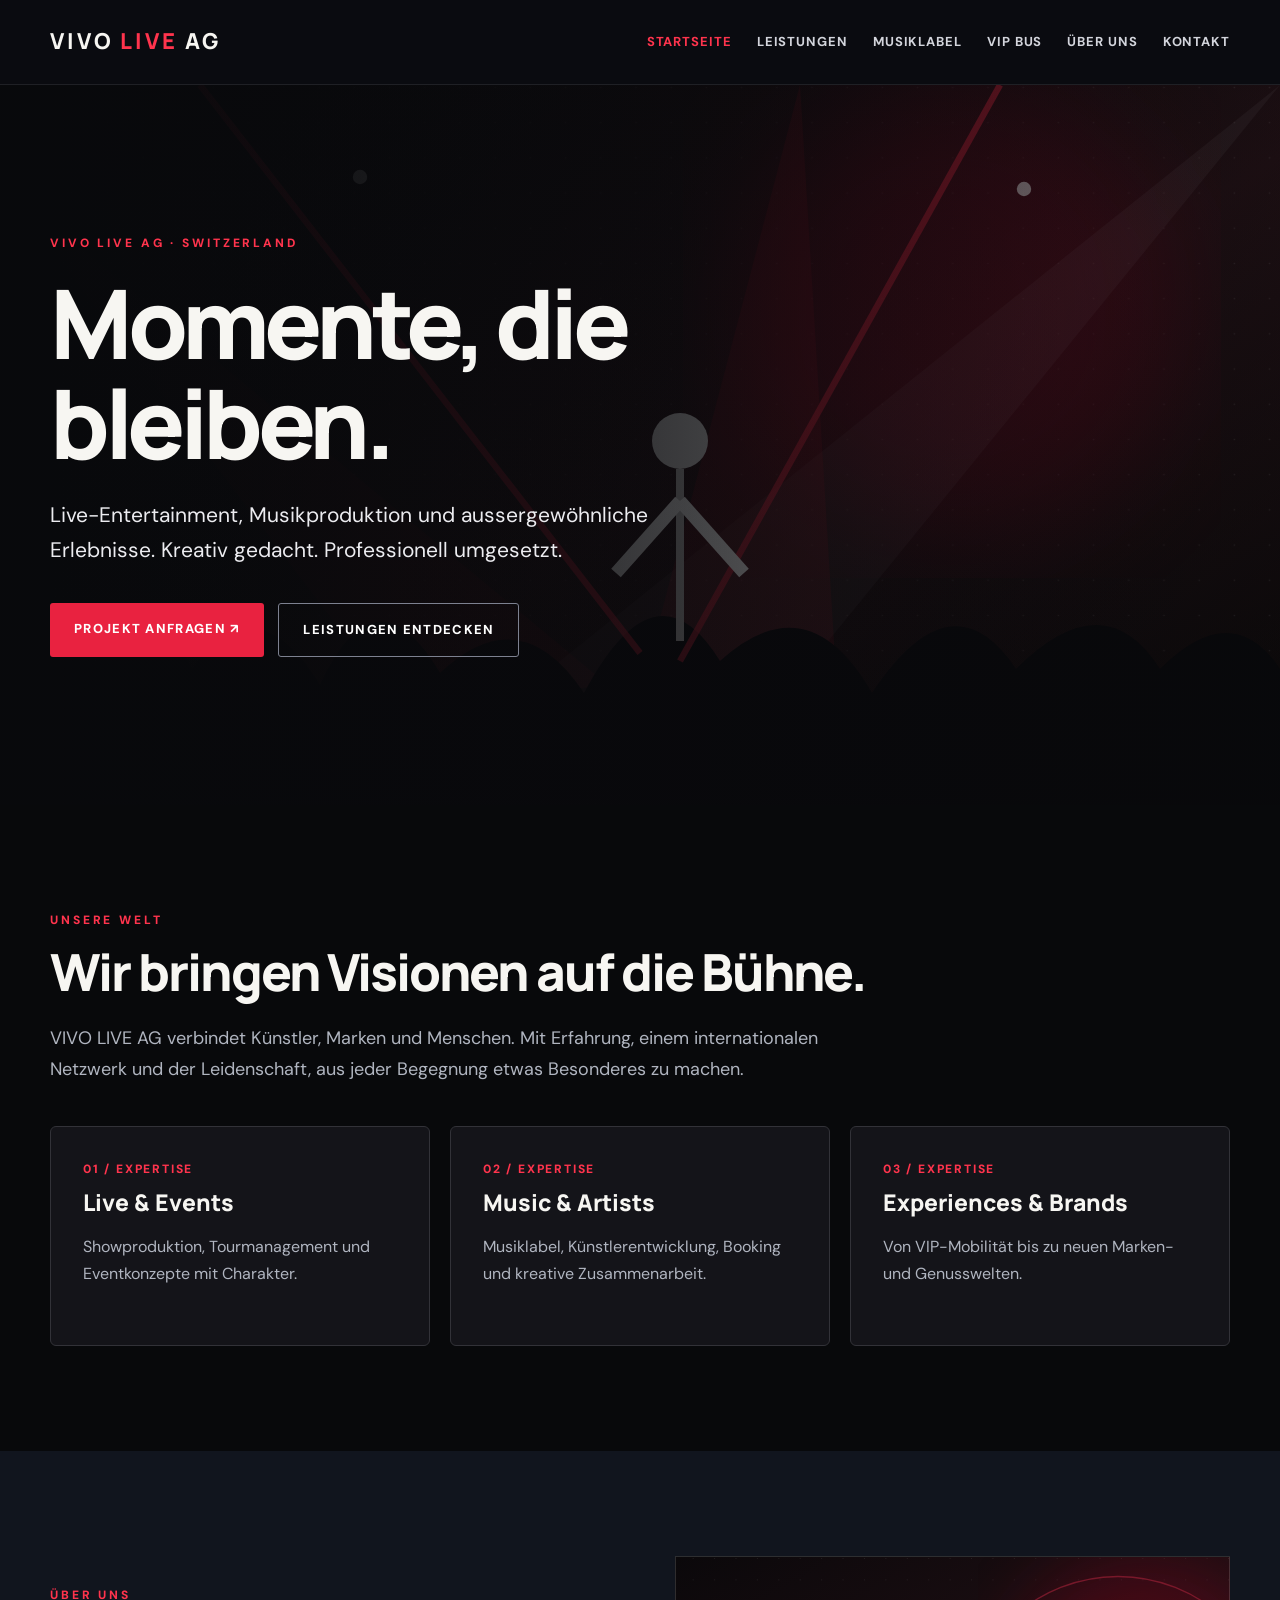
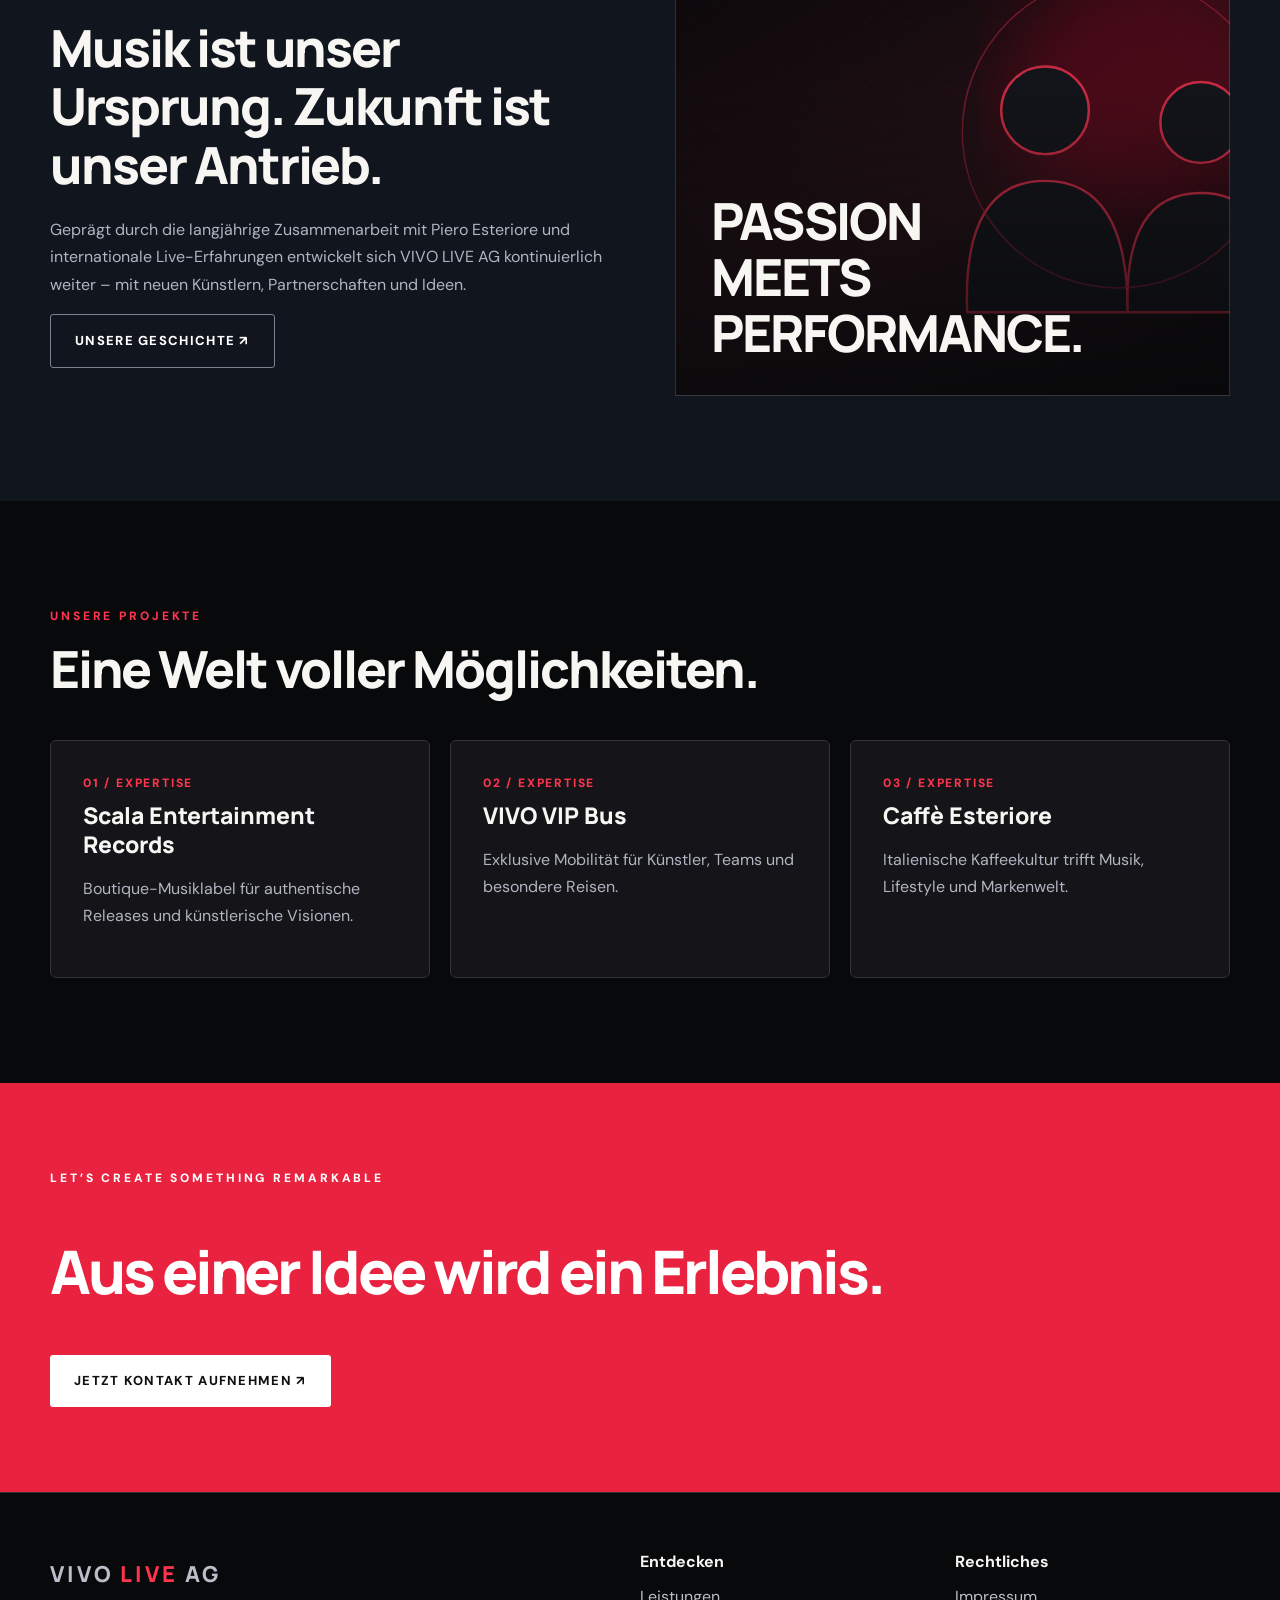
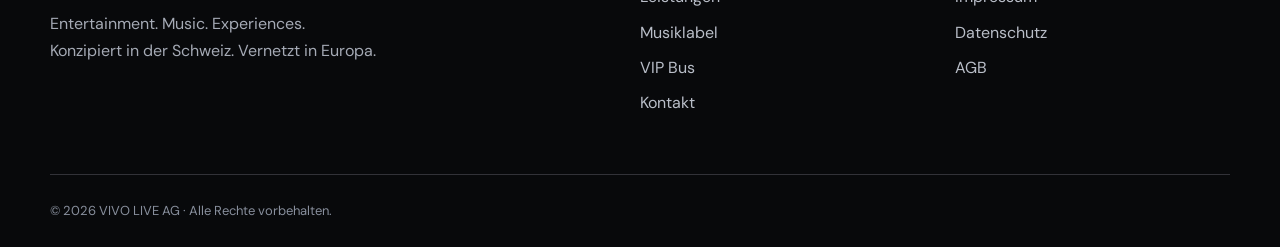
<file: index.html>
<!doctype html><html lang="de-CH"><head><meta charset="utf-8"><meta name="viewport" content="width=device-width,initial-scale=1"><meta name="theme-color" content="#0b0d12"><meta name="description" content="Live-Entertainment, Musikproduktion und aussergewöhnliche Erlebnisse. Kreativ gedacht. Professionell umgesetzt."><title>Momente, die bleiben. | VIVO LIVE AG</title><link rel="stylesheet" href="style.css"><script src="script.js" defer></script></head><body><header><div class="wrap nav"><a class="logo" href="index.html">VIVO<span> LIVE</span> AG</a><button class="menu" aria-label="Menü öffnen" aria-expanded="false">☰ Menü</button><nav aria-label="Hauptnavigation"><a href="index.html" class="active">Startseite</a><a href="leistungen.html" class="">Leistungen</a><a href="scala-entertainment-records.html" class="">Musiklabel</a><a href="vip-bus.html" class="">VIP Bus</a><a href="ueber-uns.html" class="">Über uns</a><a href="kontakt.html" class="">Kontakt</a></nav></div></header><main><section class="hero"><div class="wrap"><div class="eyebrow">VIVO LIVE AG · SWITZERLAND</div><h1>Momente, die bleiben.</h1><p>Live-Entertainment, Musikproduktion und aussergewöhnliche Erlebnisse. Kreativ gedacht. Professionell umgesetzt.</p><div class="actions"><a class="btn" href="kontakt.html">Projekt anfragen ↗</a><a class="btn outline" href="leistungen.html">Leistungen entdecken</a></div></div></section><section class="section"><div class="wrap"><div class="eyebrow">UNSERE WELT</div><h2>Wir bringen Visionen auf die Bühne.</h2><p class="lead">VIVO LIVE AG verbindet Künstler, Marken und Menschen. Mit Erfahrung, einem internationalen Netzwerk und der Leidenschaft, aus jeder Begegnung etwas Besonderes zu machen.</p><div class="grid"><article class="card"><div class="num">01 / EXPERTISE</div><h3>Live & Events</h3><p>Showproduktion, Tourmanagement und Eventkonzepte mit Charakter.</p></article><article class="card"><div class="num">02 / EXPERTISE</div><h3>Music & Artists</h3><p>Musiklabel, Künstlerentwicklung, Booking und kreative Zusammenarbeit.</p></article><article class="card"><div class="num">03 / EXPERTISE</div><h3>Experiences & Brands</h3><p>Von VIP-Mobilität bis zu neuen Marken- und Genusswelten.</p></article></div></div></section><section class="section alt"><div class="wrap split"><div><div class="eyebrow">ÜBER UNS</div><h2>Musik ist unser Ursprung. Zukunft ist unser Antrieb.</h2><p>Geprägt durch die langjährige Zusammenarbeit mit Piero Esteriore und internationale Live-Erfahrungen entwickelt sich VIVO LIVE AG kontinuierlich weiter – mit neuen Künstlern, Partnerschaften und Ideen.</p><a class="btn outline" href="ueber-uns.html">Unsere Geschichte ↗</a></div><div class="visual" style="background-image:linear-gradient(0deg,#08090bdc,transparent 70%),url(&quot;bilder/team.svg&quot;)"><strong>PASSION<br>MEETS<br>PERFORMANCE.</strong></div></div></section><section class="section"><div class="wrap"><div class="eyebrow">UNSERE PROJEKTE</div><h2>Eine Welt voller Möglichkeiten.</h2><div class="grid"><article class="card"><div class="num">01 / EXPERTISE</div><h3>Scala Entertainment Records</h3><p>Boutique-Musiklabel für authentische Releases und künstlerische Visionen.</p></article><article class="card"><div class="num">02 / EXPERTISE</div><h3>VIVO VIP Bus</h3><p>Exklusive Mobilität für Künstler, Teams und besondere Reisen.</p></article><article class="card"><div class="num">03 / EXPERTISE</div><h3>Caffè Esteriore</h3><p>Italienische Kaffeekultur trifft Musik, Lifestyle und Markenwelt.</p></article></div></div></section><section class="cta"><div class="wrap"><div class="eyebrow" style="color:#3c3328">LET’S CREATE SOMETHING REMARKABLE</div><h2>Aus einer Idee wird ein Erlebnis.</h2><a class="btn" href="kontakt.html">Jetzt Kontakt aufnehmen ↗</a></div></section></main><footer><div class="wrap"><div class="footgrid"><div><a class="logo" href="index.html">VIVO<span> LIVE</span> AG</a><p>Entertainment. Music. Experiences.<br>Konzipiert in der Schweiz. Vernetzt in Europa.</p></div><div><strong>Entdecken</strong><a href="leistungen.html">Leistungen</a><a href="scala-entertainment-records.html">Musiklabel</a><a href="vip-bus.html">VIP Bus</a><a href="kontakt.html">Kontakt</a></div><div><strong>Rechtliches</strong><a href="impressum.html">Impressum</a><a href="datenschutz.html">Datenschutz</a><a href="agb.html">AGB</a></div></div><div class="bottom">© 2026 VIVO LIVE AG · Alle Rechte vorbehalten.</div></div></footer></body></html>
</file>
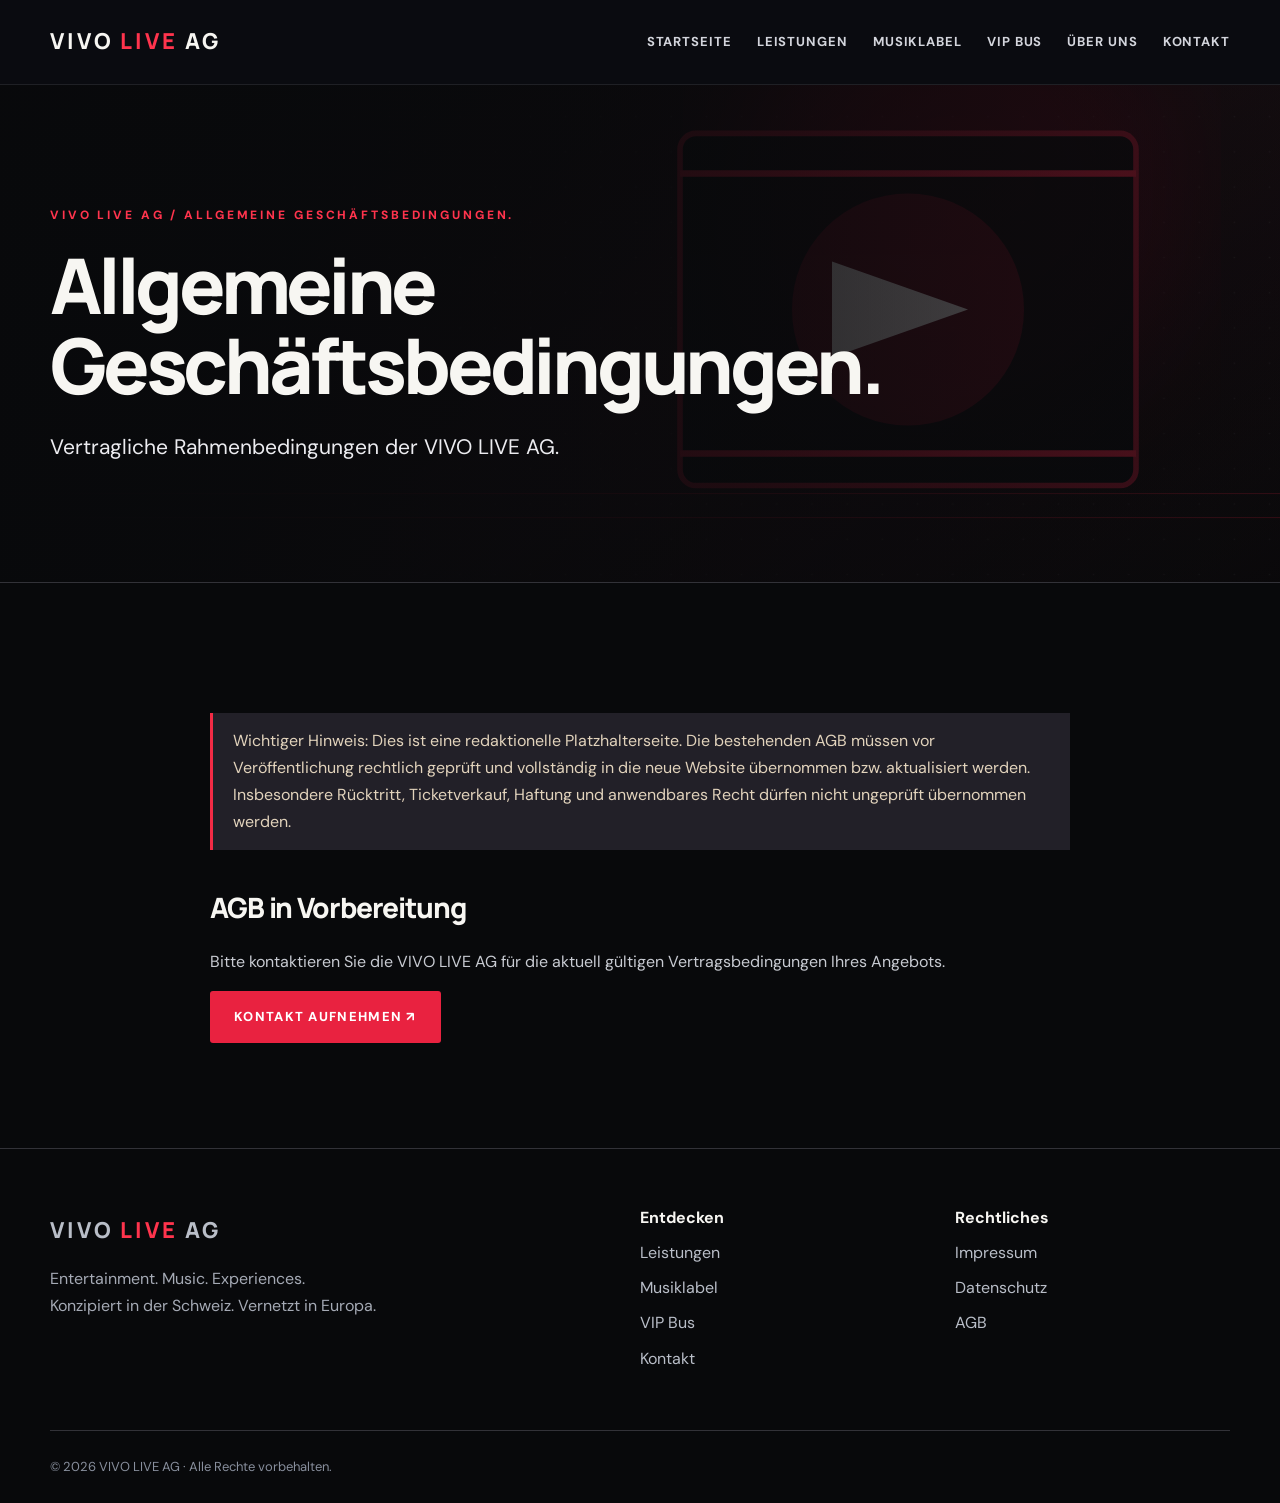
<file: agb.html>
<!doctype html><html lang="de-CH"><head><meta charset="utf-8"><meta name="viewport" content="width=device-width,initial-scale=1"><meta name="theme-color" content="#0b0d12"><meta name="description" content="Vertragliche Rahmenbedingungen der VIVO LIVE AG."><title>Allgemeine Geschäftsbedingungen. | VIVO LIVE AG</title><link rel="stylesheet" href="style.css"><script src="script.js" defer></script></head><body><header><div class="wrap nav"><a class="logo" href="index.html">VIVO<span> LIVE</span> AG</a><button class="menu" aria-label="Menü öffnen" aria-expanded="false">☰ Menü</button><nav aria-label="Hauptnavigation"><a href="index.html" class="">Startseite</a><a href="leistungen.html" class="">Leistungen</a><a href="scala-entertainment-records.html" class="">Musiklabel</a><a href="vip-bus.html" class="">VIP Bus</a><a href="ueber-uns.html" class="">Über uns</a><a href="kontakt.html" class="">Kontakt</a></nav></div></header><main><section class="pagehero" style="background-image:linear-gradient(90deg,#09090ced,#09090c65),url(&quot;bilder/event.svg&quot;)"><div class="wrap"><div class="eyebrow">VIVO LIVE AG / Allgemeine Geschäftsbedingungen.</div><h1>Allgemeine Geschäftsbedingungen.</h1><p>Vertragliche Rahmenbedingungen der VIVO LIVE AG.</p></div></section><section class="section"><div class="wrap content"><div class="notice">Wichtiger Hinweis: Dies ist eine redaktionelle Platzhalterseite. Die bestehenden AGB müssen vor Veröffentlichung rechtlich geprüft und vollständig in die neue Website übernommen bzw. aktualisiert werden. Insbesondere Rücktritt, Ticketverkauf, Haftung und anwendbares Recht dürfen nicht ungeprüft übernommen werden.</div><h2>AGB in Vorbereitung</h2><p>Bitte kontaktieren Sie die VIVO LIVE AG für die aktuell gültigen Vertragsbedingungen Ihres Angebots.</p><a class="btn" href="kontakt.html">Kontakt aufnehmen ↗</a></div></section></main><footer><div class="wrap"><div class="footgrid"><div><a class="logo" href="index.html">VIVO<span> LIVE</span> AG</a><p>Entertainment. Music. Experiences.<br>Konzipiert in der Schweiz. Vernetzt in Europa.</p></div><div><strong>Entdecken</strong><a href="leistungen.html">Leistungen</a><a href="scala-entertainment-records.html">Musiklabel</a><a href="vip-bus.html">VIP Bus</a><a href="kontakt.html">Kontakt</a></div><div><strong>Rechtliches</strong><a href="impressum.html">Impressum</a><a href="datenschutz.html">Datenschutz</a><a href="agb.html">AGB</a></div></div><div class="bottom">© 2026 VIVO LIVE AG · Alle Rechte vorbehalten.</div></div></footer></body></html>
</file>
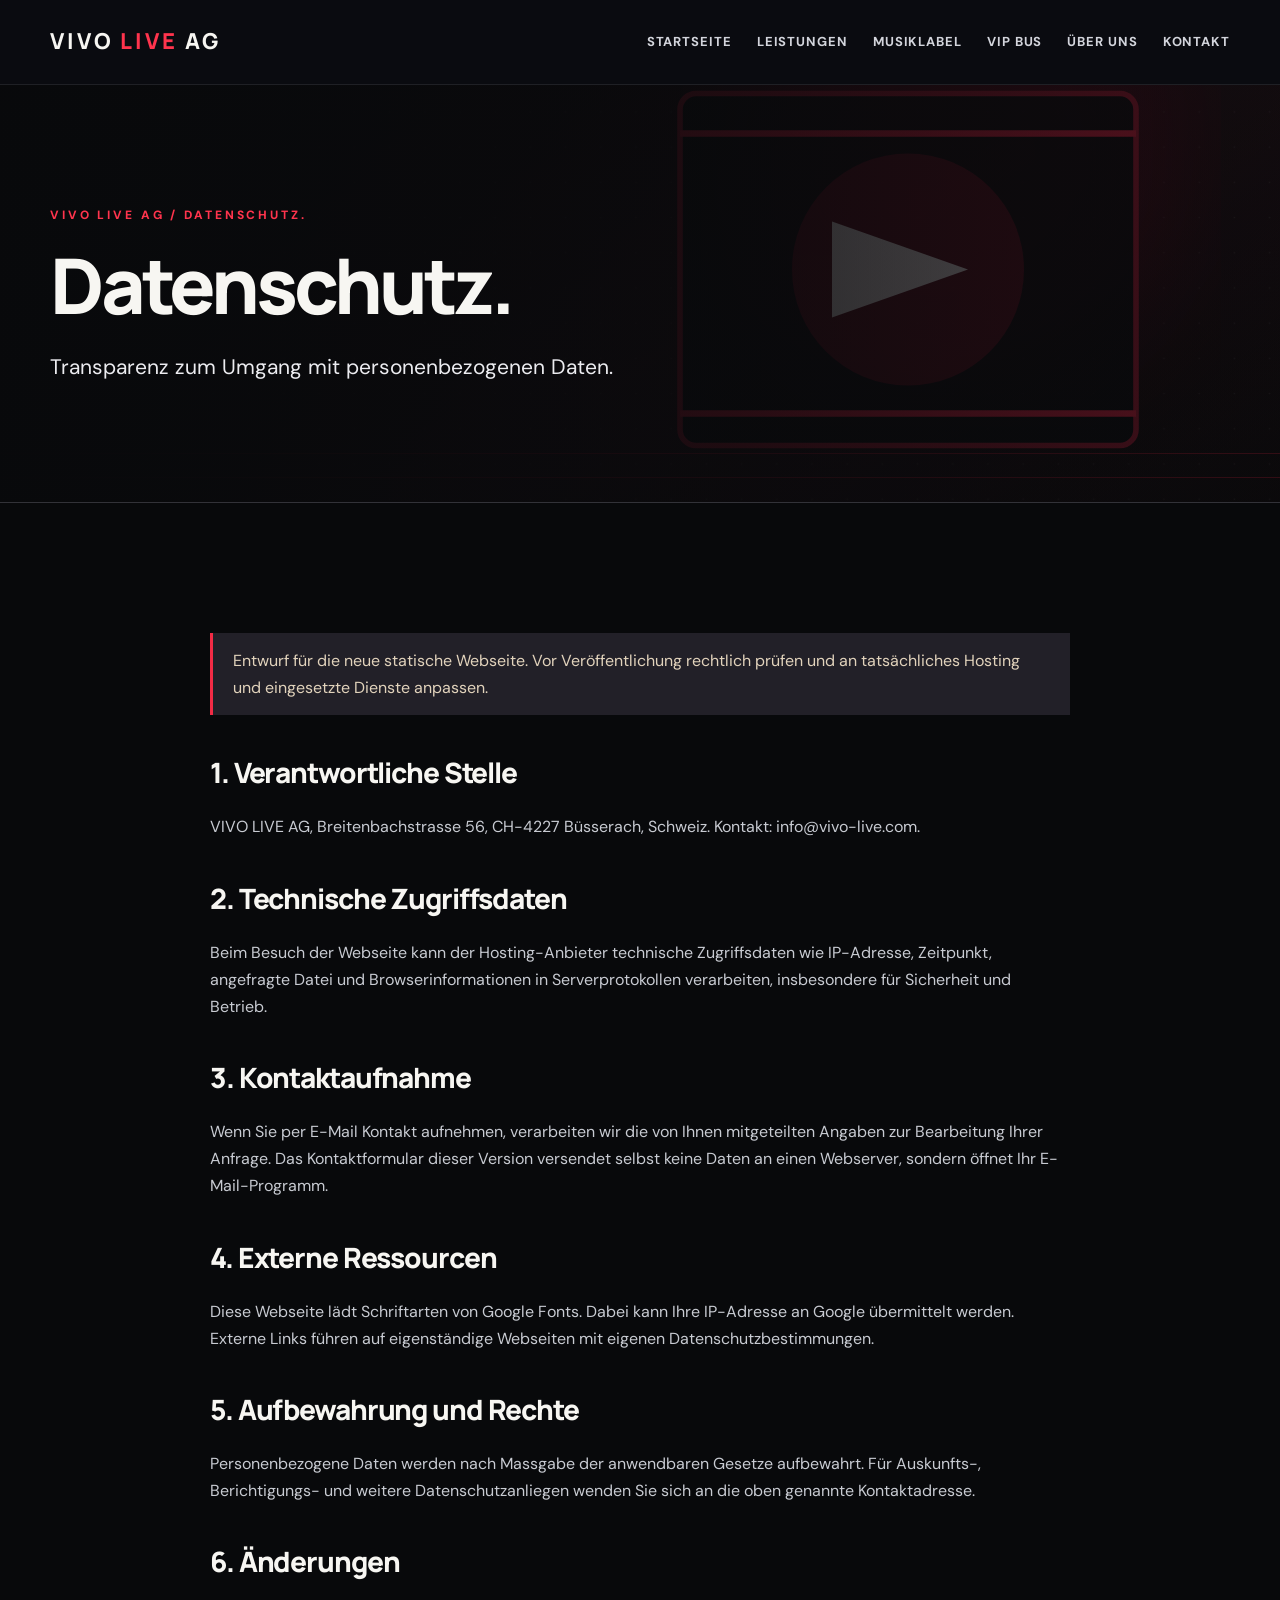
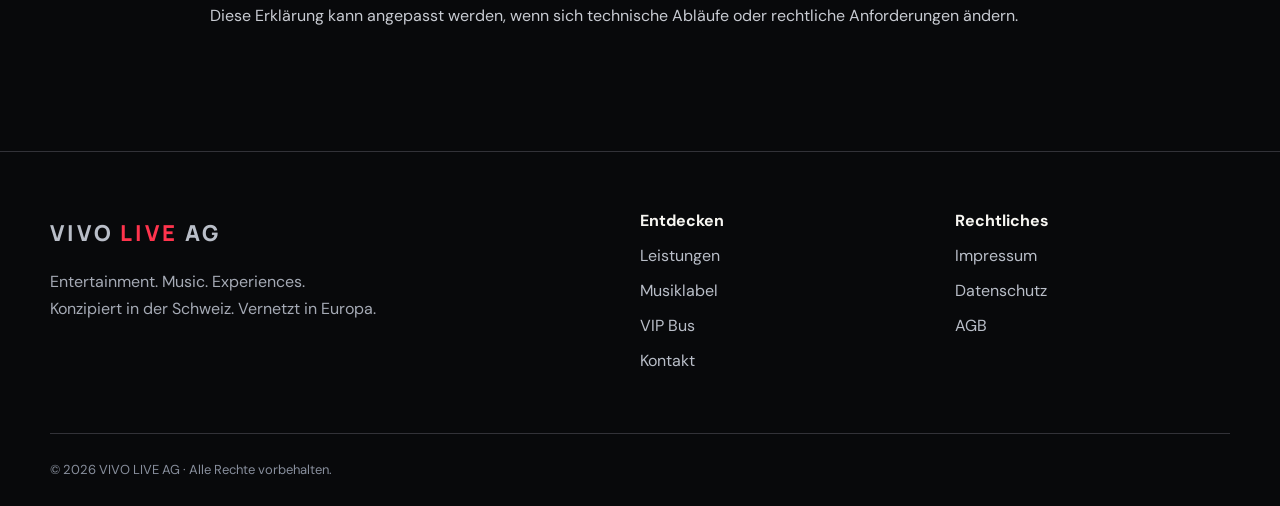
<file: datenschutz.html>
<!doctype html><html lang="de-CH"><head><meta charset="utf-8"><meta name="viewport" content="width=device-width,initial-scale=1"><meta name="theme-color" content="#0b0d12"><meta name="description" content="Transparenz zum Umgang mit personenbezogenen Daten."><title>Datenschutz. | VIVO LIVE AG</title><link rel="stylesheet" href="style.css"><script src="script.js" defer></script></head><body><header><div class="wrap nav"><a class="logo" href="index.html">VIVO<span> LIVE</span> AG</a><button class="menu" aria-label="Menü öffnen" aria-expanded="false">☰ Menü</button><nav aria-label="Hauptnavigation"><a href="index.html" class="">Startseite</a><a href="leistungen.html" class="">Leistungen</a><a href="scala-entertainment-records.html" class="">Musiklabel</a><a href="vip-bus.html" class="">VIP Bus</a><a href="ueber-uns.html" class="">Über uns</a><a href="kontakt.html" class="">Kontakt</a></nav></div></header><main><section class="pagehero" style="background-image:linear-gradient(90deg,#09090ced,#09090c65),url(&quot;bilder/event.svg&quot;)"><div class="wrap"><div class="eyebrow">VIVO LIVE AG / Datenschutz.</div><h1>Datenschutz.</h1><p>Transparenz zum Umgang mit personenbezogenen Daten.</p></div></section><section class="section"><div class="wrap content"><div class="notice">Entwurf für die neue statische Webseite. Vor Veröffentlichung rechtlich prüfen und an tatsächliches Hosting und eingesetzte Dienste anpassen.</div><h2>1. Verantwortliche Stelle</h2><p>VIVO LIVE AG, Breitenbachstrasse 56, CH-4227 Büsserach, Schweiz. Kontakt: info@vivo-live.com.</p><h2>2. Technische Zugriffsdaten</h2><p>Beim Besuch der Webseite kann der Hosting-Anbieter technische Zugriffsdaten wie IP-Adresse, Zeitpunkt, angefragte Datei und Browserinformationen in Serverprotokollen verarbeiten, insbesondere für Sicherheit und Betrieb.</p><h2>3. Kontaktaufnahme</h2><p>Wenn Sie per E-Mail Kontakt aufnehmen, verarbeiten wir die von Ihnen mitgeteilten Angaben zur Bearbeitung Ihrer Anfrage. Das Kontaktformular dieser Version versendet selbst keine Daten an einen Webserver, sondern öffnet Ihr E-Mail-Programm.</p><h2>4. Externe Ressourcen</h2><p>Diese Webseite lädt Schriftarten von Google Fonts. Dabei kann Ihre IP-Adresse an Google übermittelt werden. Externe Links führen auf eigenständige Webseiten mit eigenen Datenschutzbestimmungen.</p><h2>5. Aufbewahrung und Rechte</h2><p>Personenbezogene Daten werden nach Massgabe der anwendbaren Gesetze aufbewahrt. Für Auskunfts-, Berichtigungs- und weitere Datenschutzanliegen wenden Sie sich an die oben genannte Kontaktadresse.</p><h2>6. Änderungen</h2><p>Diese Erklärung kann angepasst werden, wenn sich technische Abläufe oder rechtliche Anforderungen ändern.</p></div></section></main><footer><div class="wrap"><div class="footgrid"><div><a class="logo" href="index.html">VIVO<span> LIVE</span> AG</a><p>Entertainment. Music. Experiences.<br>Konzipiert in der Schweiz. Vernetzt in Europa.</p></div><div><strong>Entdecken</strong><a href="leistungen.html">Leistungen</a><a href="scala-entertainment-records.html">Musiklabel</a><a href="vip-bus.html">VIP Bus</a><a href="kontakt.html">Kontakt</a></div><div><strong>Rechtliches</strong><a href="impressum.html">Impressum</a><a href="datenschutz.html">Datenschutz</a><a href="agb.html">AGB</a></div></div><div class="bottom">© 2026 VIVO LIVE AG · Alle Rechte vorbehalten.</div></div></footer></body></html>
</file>
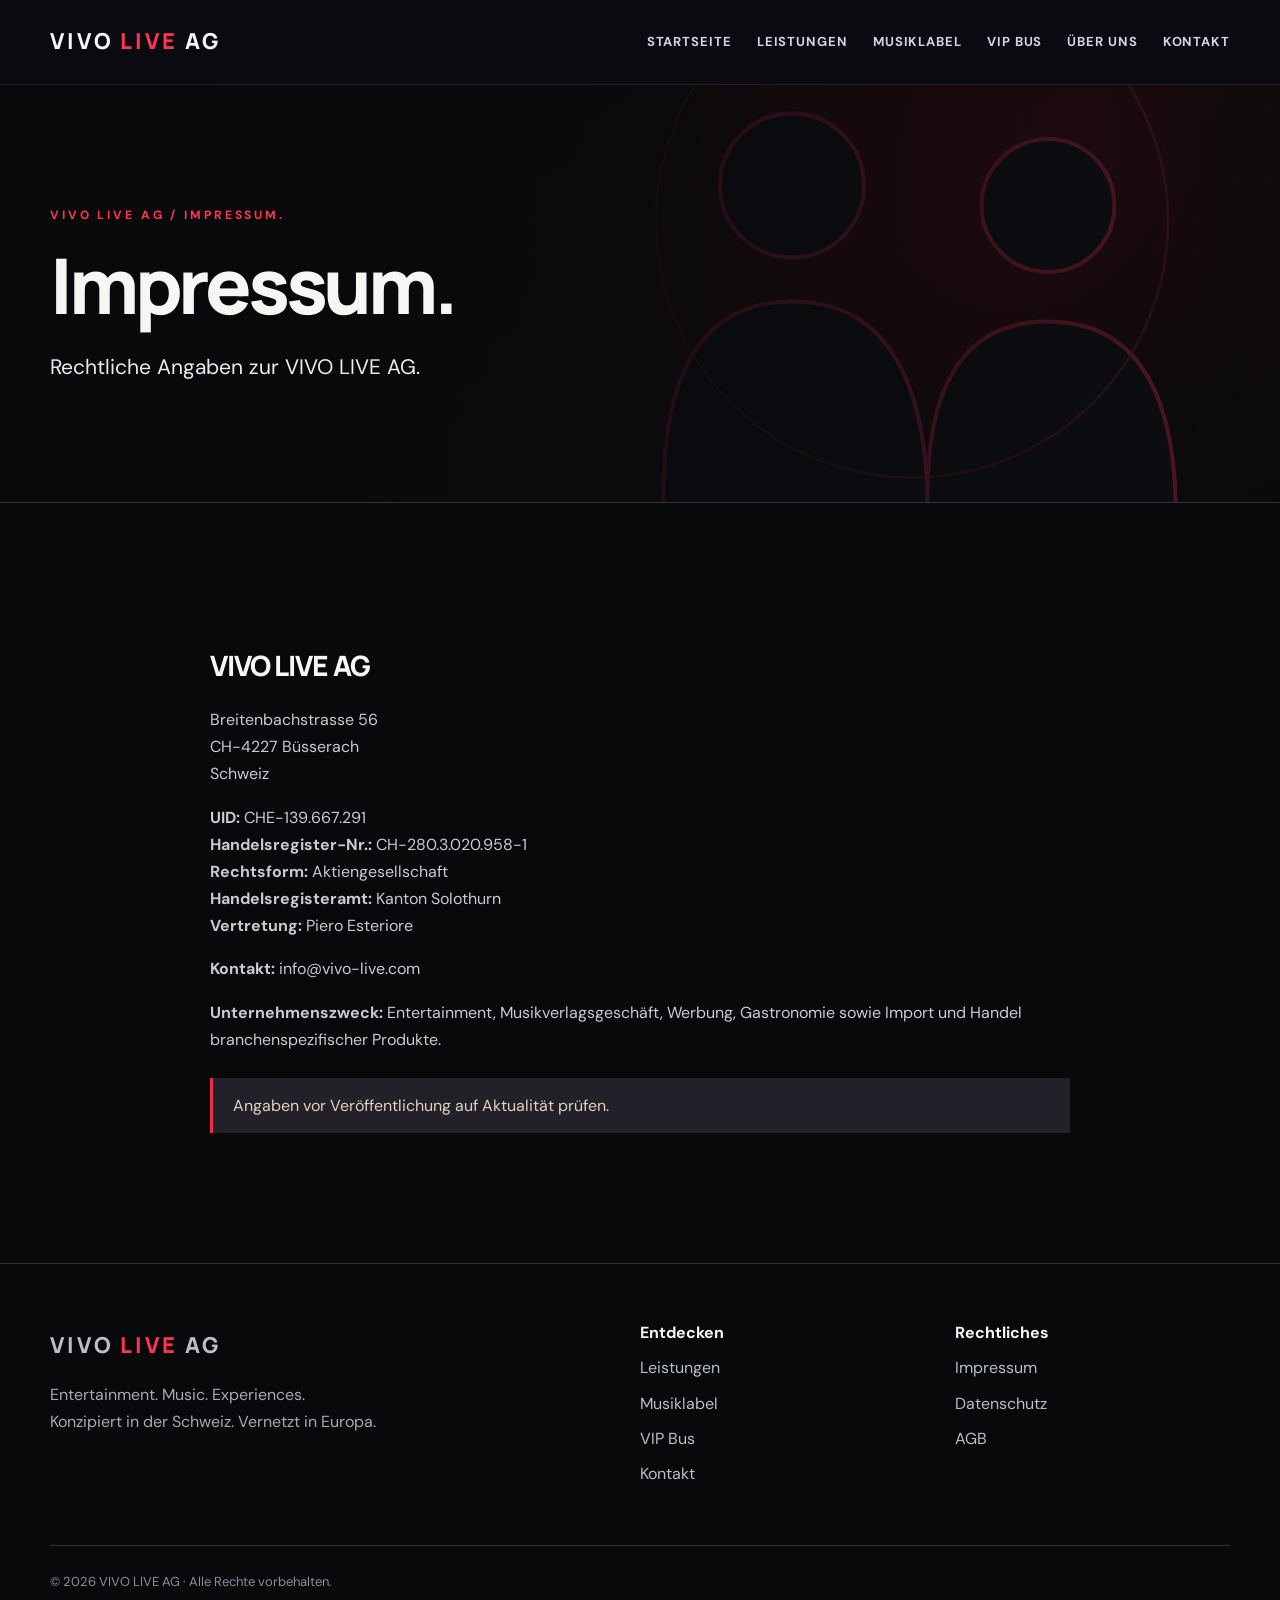
<file: impressum.html>
<!doctype html><html lang="de-CH"><head><meta charset="utf-8"><meta name="viewport" content="width=device-width,initial-scale=1"><meta name="theme-color" content="#0b0d12"><meta name="description" content="Rechtliche Angaben zur VIVO LIVE AG."><title>Impressum. | VIVO LIVE AG</title><link rel="stylesheet" href="style.css"><script src="script.js" defer></script></head><body><header><div class="wrap nav"><a class="logo" href="index.html">VIVO<span> LIVE</span> AG</a><button class="menu" aria-label="Menü öffnen" aria-expanded="false">☰ Menü</button><nav aria-label="Hauptnavigation"><a href="index.html" class="">Startseite</a><a href="leistungen.html" class="">Leistungen</a><a href="scala-entertainment-records.html" class="">Musiklabel</a><a href="vip-bus.html" class="">VIP Bus</a><a href="ueber-uns.html" class="">Über uns</a><a href="kontakt.html" class="">Kontakt</a></nav></div></header><main><section class="pagehero" style="background-image:linear-gradient(90deg,#09090ced,#09090c65),url(&quot;bilder/team.svg&quot;)"><div class="wrap"><div class="eyebrow">VIVO LIVE AG / Impressum.</div><h1>Impressum.</h1><p>Rechtliche Angaben zur VIVO LIVE AG.</p></div></section><section class="section"><div class="wrap content"><h2>VIVO LIVE AG</h2><p>Breitenbachstrasse 56<br>CH-4227 Büsserach<br>Schweiz</p><p><strong>UID:</strong> CHE-139.667.291<br><strong>Handelsregister-Nr.:</strong> CH-280.3.020.958-1<br><strong>Rechtsform:</strong> Aktiengesellschaft<br><strong>Handelsregisteramt:</strong> Kanton Solothurn<br><strong>Vertretung:</strong> Piero Esteriore</p><p><strong>Kontakt:</strong> <a href="mailto:info@vivo-live.com">info@vivo-live.com</a></p><p><strong>Unternehmenszweck:</strong> Entertainment, Musikverlagsgeschäft, Werbung, Gastronomie sowie Import und Handel branchenspezifischer Produkte.</p><div class="notice">Angaben vor Veröffentlichung auf Aktualität prüfen.</div></div></section></main><footer><div class="wrap"><div class="footgrid"><div><a class="logo" href="index.html">VIVO<span> LIVE</span> AG</a><p>Entertainment. Music. Experiences.<br>Konzipiert in der Schweiz. Vernetzt in Europa.</p></div><div><strong>Entdecken</strong><a href="leistungen.html">Leistungen</a><a href="scala-entertainment-records.html">Musiklabel</a><a href="vip-bus.html">VIP Bus</a><a href="kontakt.html">Kontakt</a></div><div><strong>Rechtliches</strong><a href="impressum.html">Impressum</a><a href="datenschutz.html">Datenschutz</a><a href="agb.html">AGB</a></div></div><div class="bottom">© 2026 VIVO LIVE AG · Alle Rechte vorbehalten.</div></div></footer></body></html>
</file>
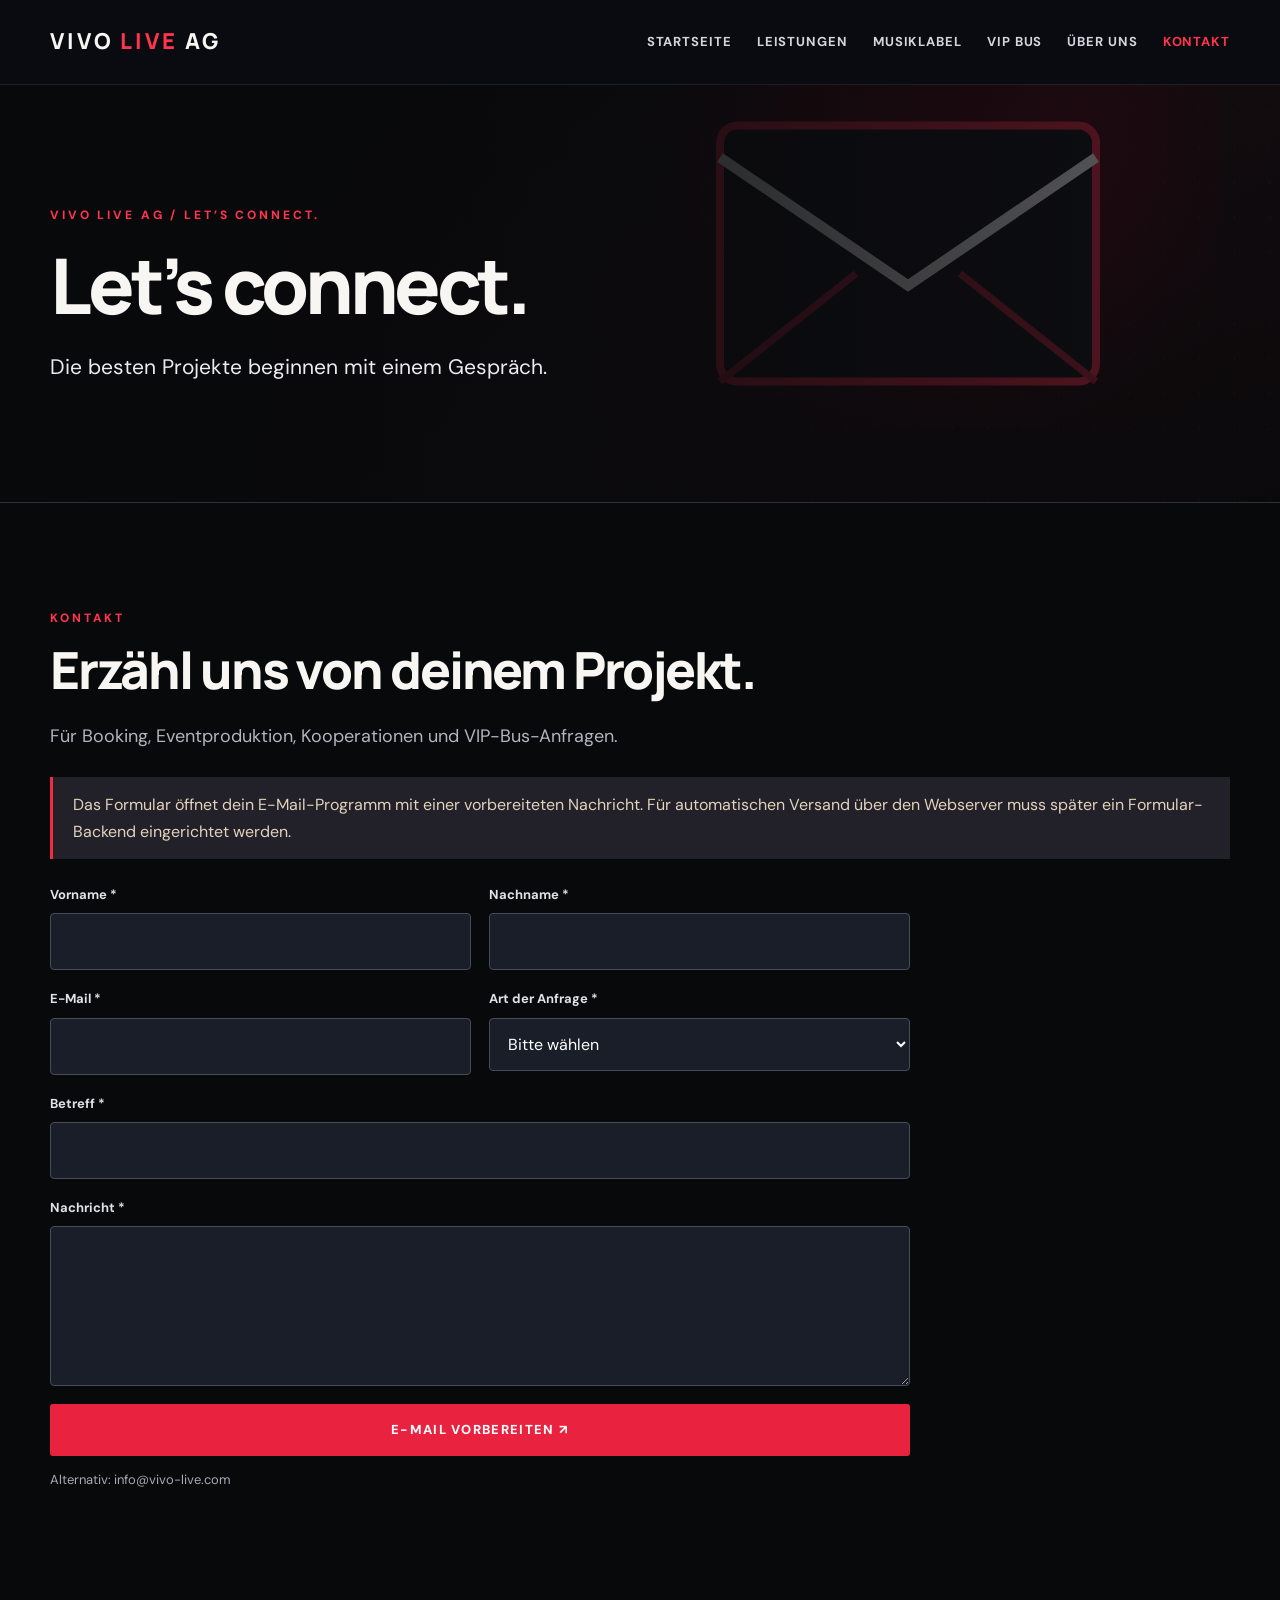
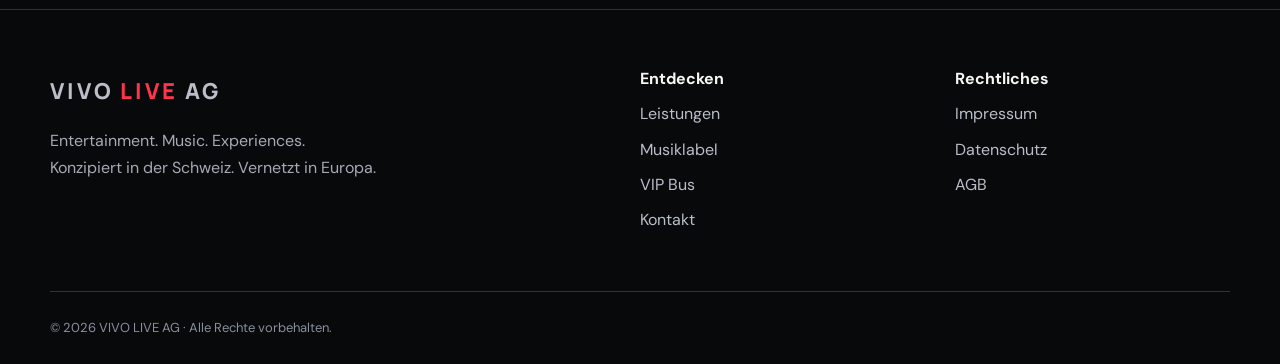
<file: kontakt.html>
<!doctype html><html lang="de-CH"><head><meta charset="utf-8"><meta name="viewport" content="width=device-width,initial-scale=1"><meta name="theme-color" content="#0b0d12"><meta name="description" content="Die besten Projekte beginnen mit einem Gespräch."><title>Let’s connect. | VIVO LIVE AG</title><link rel="stylesheet" href="style.css"><script src="script.js" defer></script></head><body><header><div class="wrap nav"><a class="logo" href="index.html">VIVO<span> LIVE</span> AG</a><button class="menu" aria-label="Menü öffnen" aria-expanded="false">☰ Menü</button><nav aria-label="Hauptnavigation"><a href="index.html" class="">Startseite</a><a href="leistungen.html" class="">Leistungen</a><a href="scala-entertainment-records.html" class="">Musiklabel</a><a href="vip-bus.html" class="">VIP Bus</a><a href="ueber-uns.html" class="">Über uns</a><a href="kontakt.html" class="active">Kontakt</a></nav></div></header><main><section class="pagehero" style="background-image:linear-gradient(90deg,#09090ced,#09090c65),url(&quot;bilder/contact.svg&quot;)"><div class="wrap"><div class="eyebrow">VIVO LIVE AG / Let’s connect.</div><h1>Let’s connect.</h1><p>Die besten Projekte beginnen mit einem Gespräch.</p></div></section><section class="section"><div class="wrap"><div class="eyebrow">KONTAKT</div><h2>Erzähl uns von deinem Projekt.</h2><p class="lead">Für Booking, Eventproduktion, Kooperationen und VIP-Bus-Anfragen.</p><div class="notice">Das Formular öffnet dein E-Mail-Programm mit einer vorbereiteten Nachricht. Für automatischen Versand über den Webserver muss später ein Formular-Backend eingerichtet werden.</div><form class="form" id="contactForm"><div class="field"><label for="vn">Vorname *</label><input id="vn" name="vorname" required></div><div class="field"><label for="nn">Nachname *</label><input id="nn" name="nachname" required></div><div class="field"><label for="em">E-Mail *</label><input id="em" type="email" name="email" required></div><div class="field"><label for="art">Art der Anfrage *</label><select id="art" name="art" required><option value="">Bitte wählen</option><option>Booking</option><option>Event / Showproduktion</option><option>VIP Bus</option><option>Musiklabel</option><option>Kooperation</option><option>Sonstiges</option></select></div><div class="field full"><label for="th">Betreff *</label><input id="th" name="thema" required></div><div class="field full"><label for="msg">Nachricht *</label><textarea id="msg" name="nachricht" required></textarea></div><div class="field full"><button class="btn" type="submit">E-Mail vorbereiten ↗</button></div></form><p class="small">Alternativ: <a href="mailto:info@vivo-live.com">info@vivo-live.com</a></p></div></section></main><footer><div class="wrap"><div class="footgrid"><div><a class="logo" href="index.html">VIVO<span> LIVE</span> AG</a><p>Entertainment. Music. Experiences.<br>Konzipiert in der Schweiz. Vernetzt in Europa.</p></div><div><strong>Entdecken</strong><a href="leistungen.html">Leistungen</a><a href="scala-entertainment-records.html">Musiklabel</a><a href="vip-bus.html">VIP Bus</a><a href="kontakt.html">Kontakt</a></div><div><strong>Rechtliches</strong><a href="impressum.html">Impressum</a><a href="datenschutz.html">Datenschutz</a><a href="agb.html">AGB</a></div></div><div class="bottom">© 2026 VIVO LIVE AG · Alle Rechte vorbehalten.</div></div></footer></body></html>
</file>
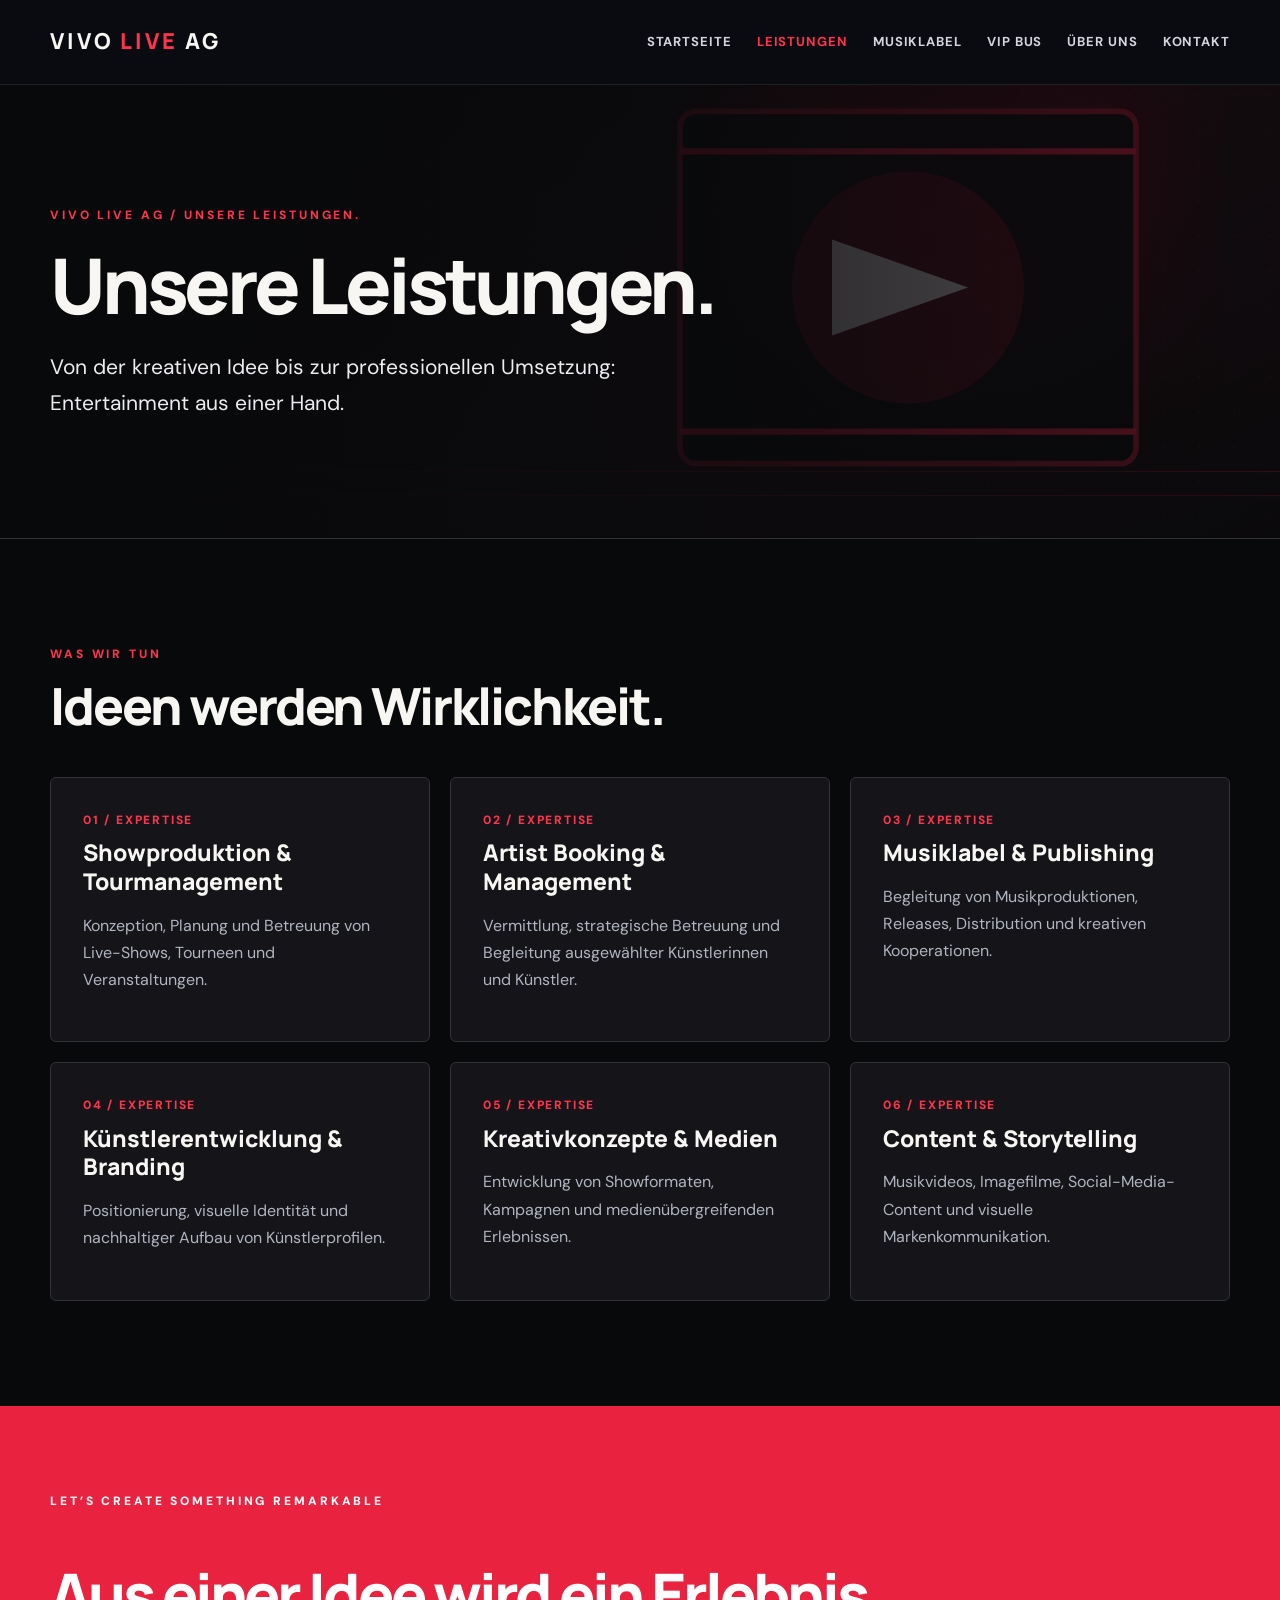
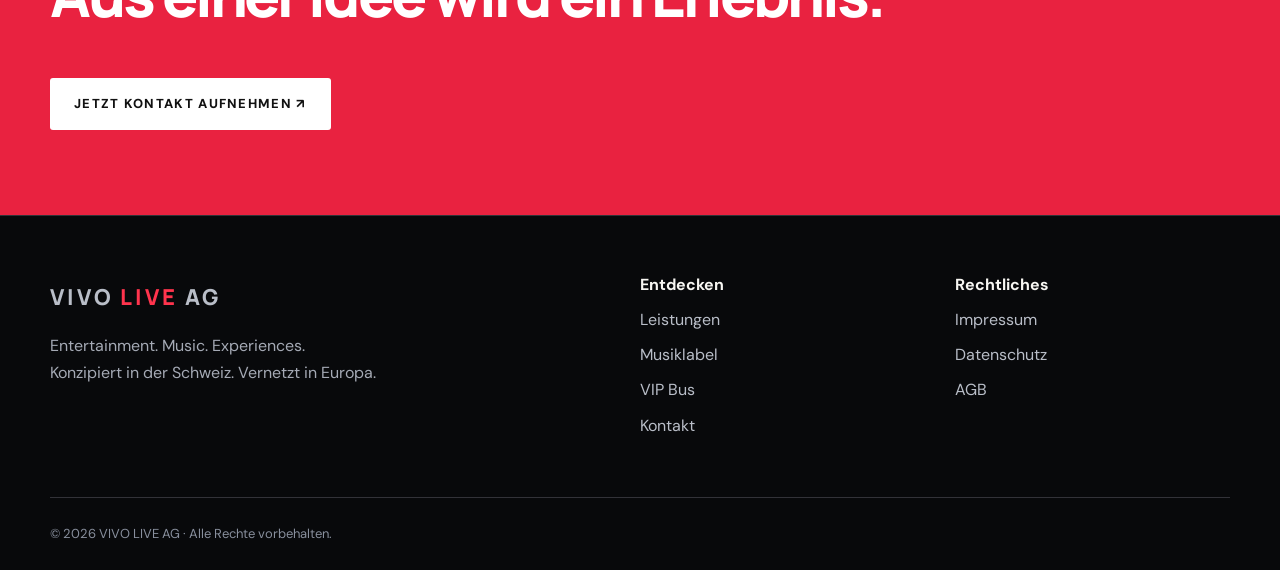
<file: leistungen.html>
<!doctype html><html lang="de-CH"><head><meta charset="utf-8"><meta name="viewport" content="width=device-width,initial-scale=1"><meta name="theme-color" content="#0b0d12"><meta name="description" content="Von der kreativen Idee bis zur professionellen Umsetzung: Entertainment aus einer Hand."><title>Unsere Leistungen. | VIVO LIVE AG</title><link rel="stylesheet" href="style.css"><script src="script.js" defer></script></head><body><header><div class="wrap nav"><a class="logo" href="index.html">VIVO<span> LIVE</span> AG</a><button class="menu" aria-label="Menü öffnen" aria-expanded="false">☰ Menü</button><nav aria-label="Hauptnavigation"><a href="index.html" class="">Startseite</a><a href="leistungen.html" class="active">Leistungen</a><a href="scala-entertainment-records.html" class="">Musiklabel</a><a href="vip-bus.html" class="">VIP Bus</a><a href="ueber-uns.html" class="">Über uns</a><a href="kontakt.html" class="">Kontakt</a></nav></div></header><main><section class="pagehero" style="background-image:linear-gradient(90deg,#09090ced,#09090c65),url(&quot;bilder/event.svg&quot;)"><div class="wrap"><div class="eyebrow">VIVO LIVE AG / Unsere Leistungen.</div><h1>Unsere Leistungen.</h1><p>Von der kreativen Idee bis zur professionellen Umsetzung: Entertainment aus einer Hand.</p></div></section><section class="section"><div class="wrap"><div class="eyebrow">WAS WIR TUN</div><h2>Ideen werden Wirklichkeit.</h2><div class="grid"><article class="card"><div class="num">01 / EXPERTISE</div><h3>Showproduktion & Tourmanagement</h3><p>Konzeption, Planung und Betreuung von Live-Shows, Tourneen und Veranstaltungen.</p></article><article class="card"><div class="num">02 / EXPERTISE</div><h3>Artist Booking & Management</h3><p>Vermittlung, strategische Betreuung und Begleitung ausgewählter Künstlerinnen und Künstler.</p></article><article class="card"><div class="num">03 / EXPERTISE</div><h3>Musiklabel & Publishing</h3><p>Begleitung von Musikproduktionen, Releases, Distribution und kreativen Kooperationen.</p></article><article class="card"><div class="num">04 / EXPERTISE</div><h3>Künstlerentwicklung & Branding</h3><p>Positionierung, visuelle Identität und nachhaltiger Aufbau von Künstlerprofilen.</p></article><article class="card"><div class="num">05 / EXPERTISE</div><h3>Kreativkonzepte & Medien</h3><p>Entwicklung von Showformaten, Kampagnen und medienübergreifenden Erlebnissen.</p></article><article class="card"><div class="num">06 / EXPERTISE</div><h3>Content & Storytelling</h3><p>Musikvideos, Imagefilme, Social-Media-Content und visuelle Markenkommunikation.</p></article></div></div></section><section class="cta"><div class="wrap"><div class="eyebrow" style="color:#3c3328">LET’S CREATE SOMETHING REMARKABLE</div><h2>Aus einer Idee wird ein Erlebnis.</h2><a class="btn" href="kontakt.html">Jetzt Kontakt aufnehmen ↗</a></div></section></main><footer><div class="wrap"><div class="footgrid"><div><a class="logo" href="index.html">VIVO<span> LIVE</span> AG</a><p>Entertainment. Music. Experiences.<br>Konzipiert in der Schweiz. Vernetzt in Europa.</p></div><div><strong>Entdecken</strong><a href="leistungen.html">Leistungen</a><a href="scala-entertainment-records.html">Musiklabel</a><a href="vip-bus.html">VIP Bus</a><a href="kontakt.html">Kontakt</a></div><div><strong>Rechtliches</strong><a href="impressum.html">Impressum</a><a href="datenschutz.html">Datenschutz</a><a href="agb.html">AGB</a></div></div><div class="bottom">© 2026 VIVO LIVE AG · Alle Rechte vorbehalten.</div></div></footer></body></html>
</file>
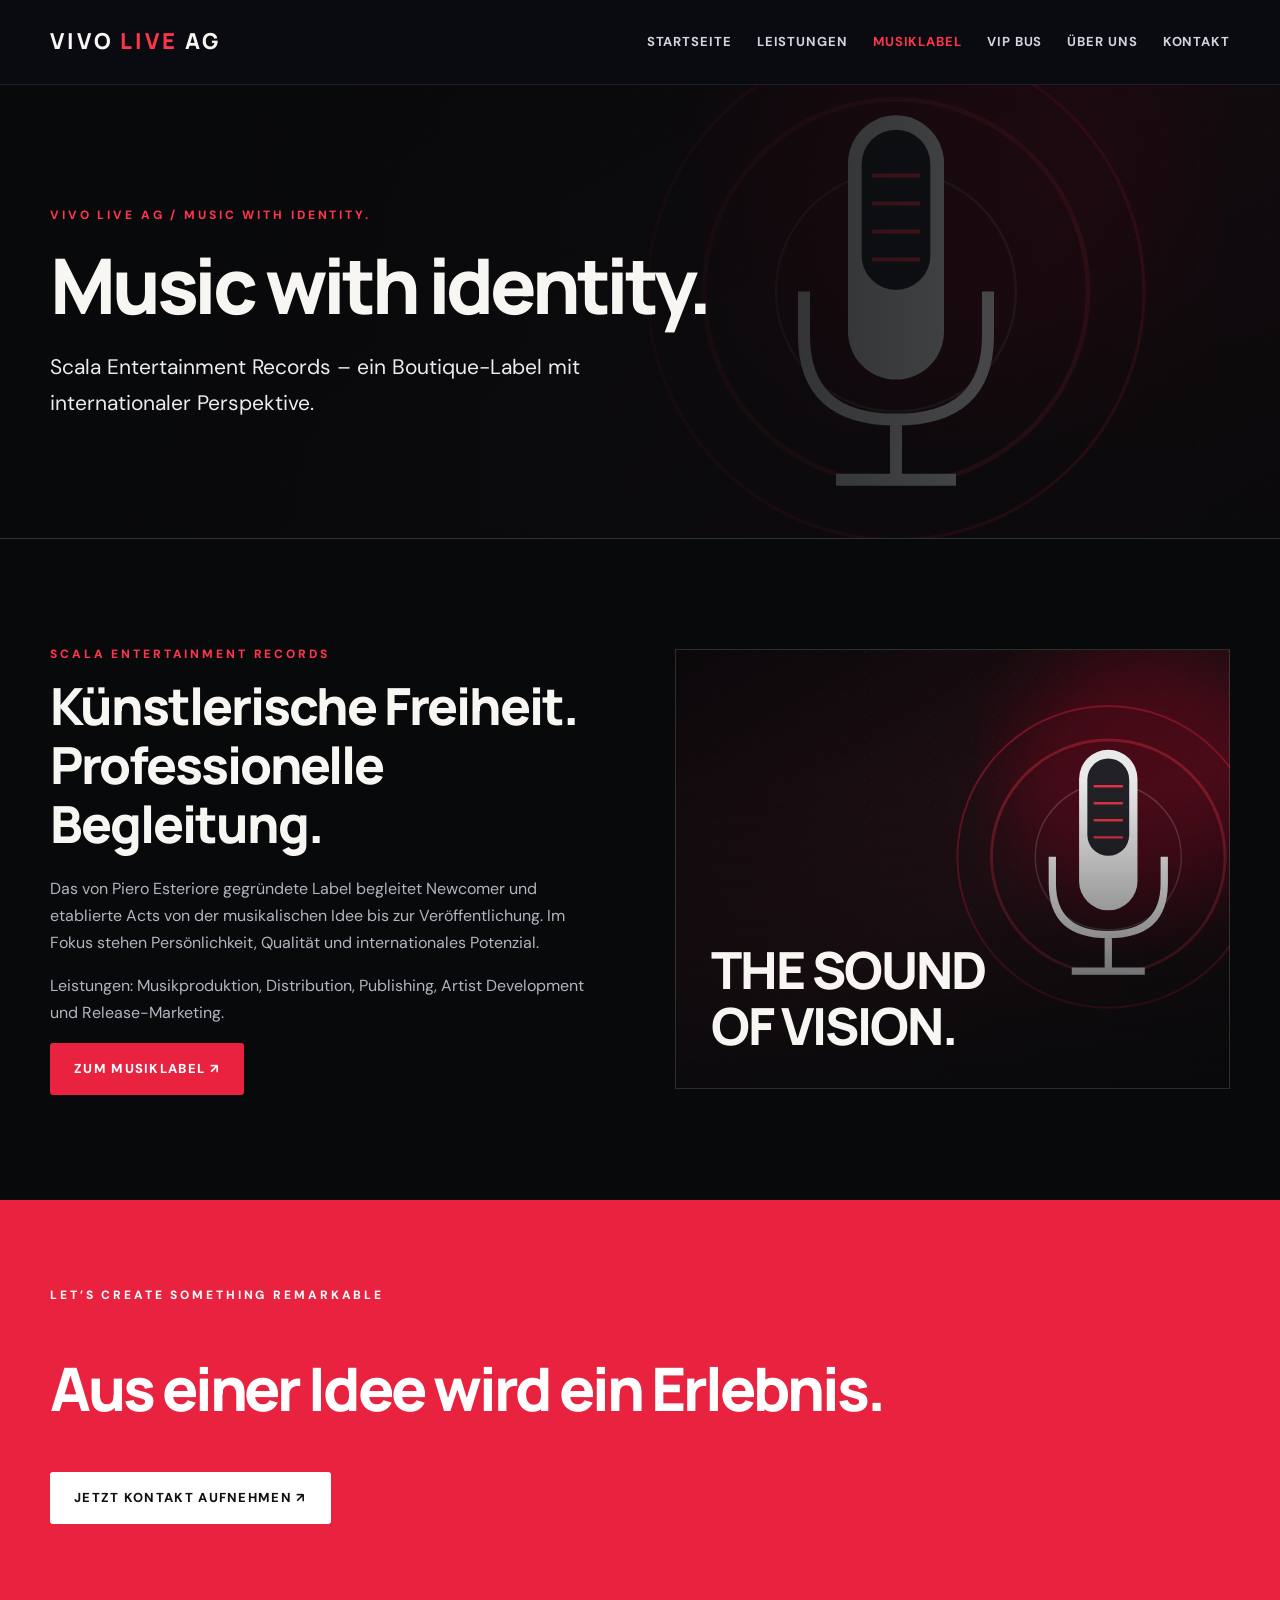
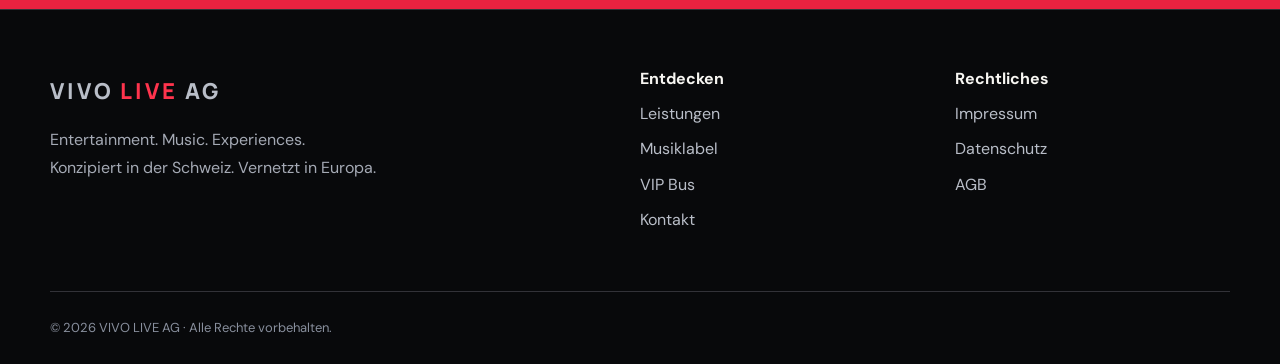
<file: scala-entertainment-records.html>
<!doctype html><html lang="de-CH"><head><meta charset="utf-8"><meta name="viewport" content="width=device-width,initial-scale=1"><meta name="theme-color" content="#0b0d12"><meta name="description" content="Scala Entertainment Records – ein Boutique-Label mit internationaler Perspektive."><title>Music with identity. | VIVO LIVE AG</title><link rel="stylesheet" href="style.css"><script src="script.js" defer></script></head><body><header><div class="wrap nav"><a class="logo" href="index.html">VIVO<span> LIVE</span> AG</a><button class="menu" aria-label="Menü öffnen" aria-expanded="false">☰ Menü</button><nav aria-label="Hauptnavigation"><a href="index.html" class="">Startseite</a><a href="leistungen.html" class="">Leistungen</a><a href="scala-entertainment-records.html" class="active">Musiklabel</a><a href="vip-bus.html" class="">VIP Bus</a><a href="ueber-uns.html" class="">Über uns</a><a href="kontakt.html" class="">Kontakt</a></nav></div></header><main><section class="pagehero" style="background-image:linear-gradient(90deg,#09090ced,#09090c65),url(&quot;bilder/studio.svg&quot;)"><div class="wrap"><div class="eyebrow">VIVO LIVE AG / Music with identity.</div><h1>Music with identity.</h1><p>Scala Entertainment Records – ein Boutique-Label mit internationaler Perspektive.</p></div></section><section class="section"><div class="wrap split"><div><div class="eyebrow">SCALA ENTERTAINMENT RECORDS</div><h2>Künstlerische Freiheit. Professionelle Begleitung.</h2><p>Das von Piero Esteriore gegründete Label begleitet Newcomer und etablierte Acts von der musikalischen Idee bis zur Veröffentlichung. Im Fokus stehen Persönlichkeit, Qualität und internationales Potenzial.</p><p>Leistungen: Musikproduktion, Distribution, Publishing, Artist Development und Release-Marketing.</p><a class="btn" href="https://www.scala-entertainment-records.com/" target="_blank" rel="noopener noreferrer">Zum Musiklabel ↗</a></div><div class="visual" style="background-image:linear-gradient(0deg,#08090bdc,transparent 70%),url(&quot;bilder/studio.svg&quot;)"><strong>THE SOUND<br>OF VISION.</strong></div></div></section><section class="cta"><div class="wrap"><div class="eyebrow" style="color:#3c3328">LET’S CREATE SOMETHING REMARKABLE</div><h2>Aus einer Idee wird ein Erlebnis.</h2><a class="btn" href="kontakt.html">Jetzt Kontakt aufnehmen ↗</a></div></section></main><footer><div class="wrap"><div class="footgrid"><div><a class="logo" href="index.html">VIVO<span> LIVE</span> AG</a><p>Entertainment. Music. Experiences.<br>Konzipiert in der Schweiz. Vernetzt in Europa.</p></div><div><strong>Entdecken</strong><a href="leistungen.html">Leistungen</a><a href="scala-entertainment-records.html">Musiklabel</a><a href="vip-bus.html">VIP Bus</a><a href="kontakt.html">Kontakt</a></div><div><strong>Rechtliches</strong><a href="impressum.html">Impressum</a><a href="datenschutz.html">Datenschutz</a><a href="agb.html">AGB</a></div></div><div class="bottom">© 2026 VIVO LIVE AG · Alle Rechte vorbehalten.</div></div></footer></body></html>
</file>
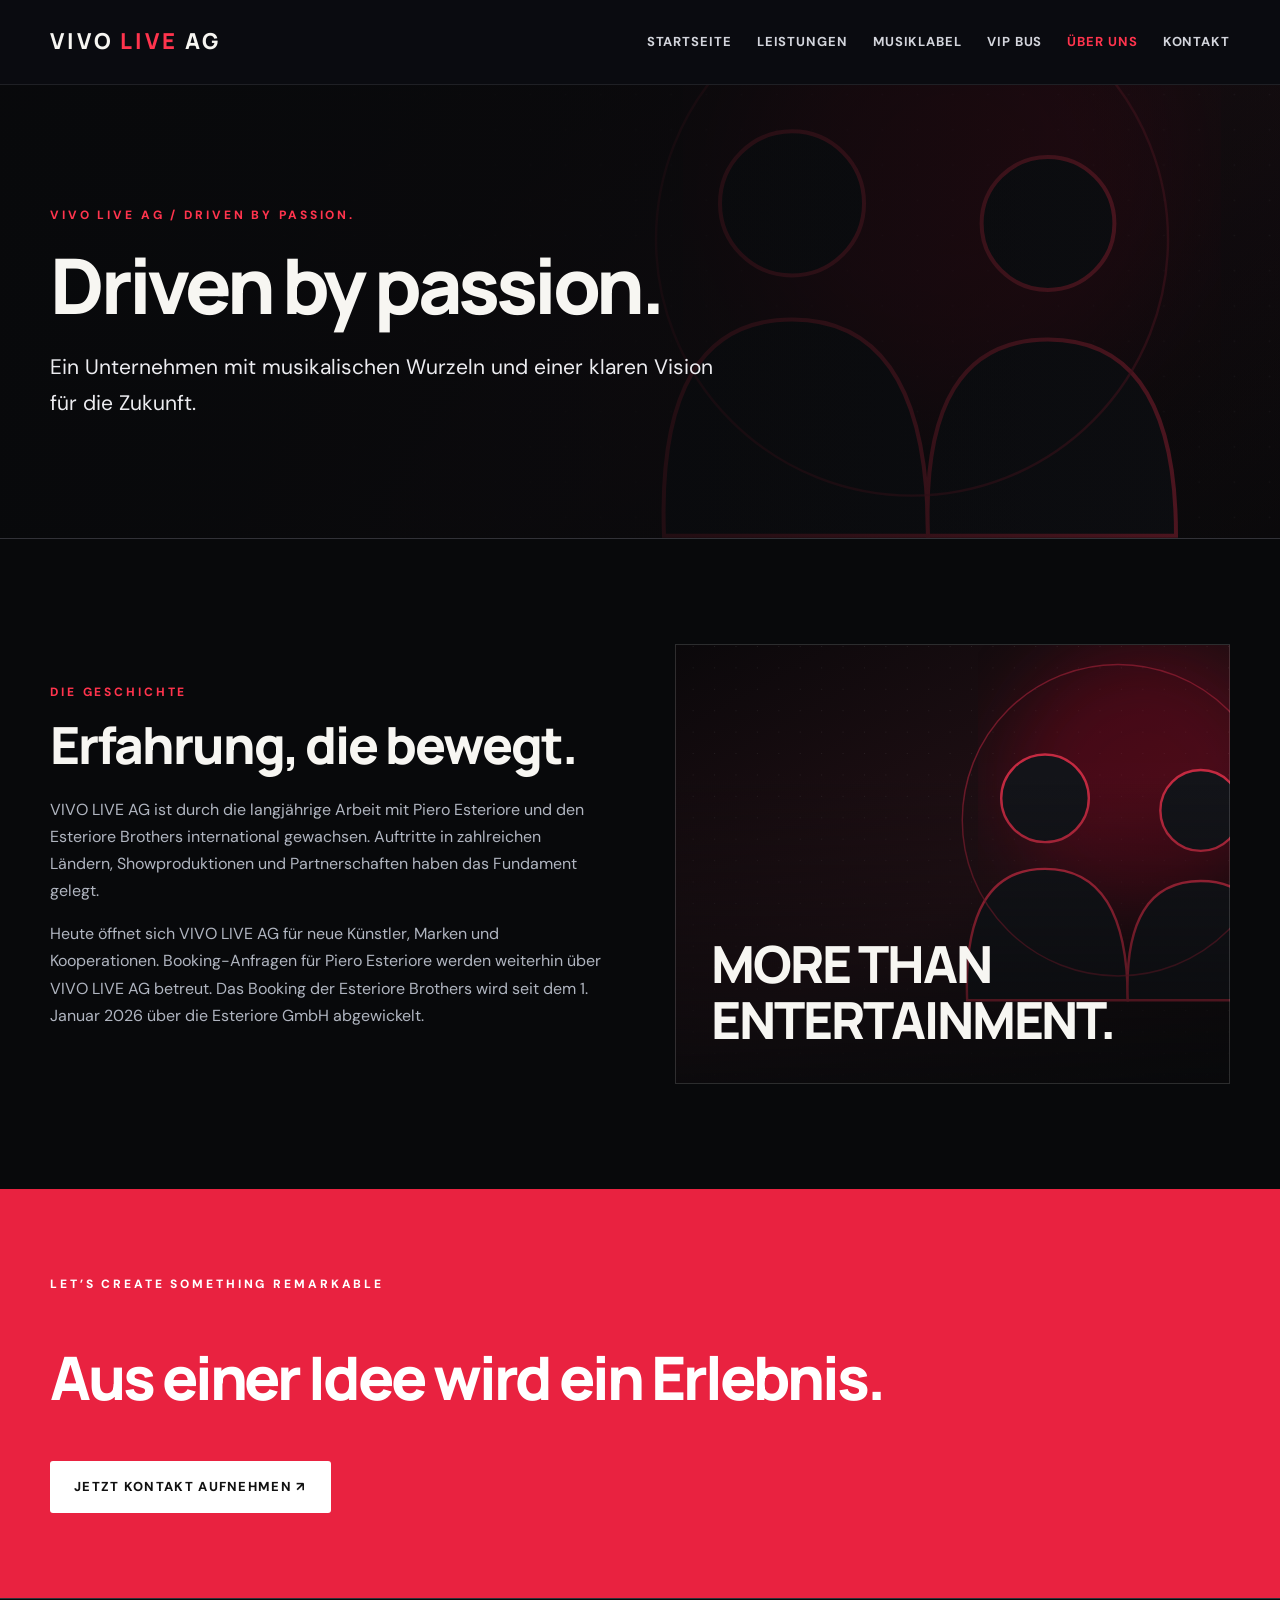
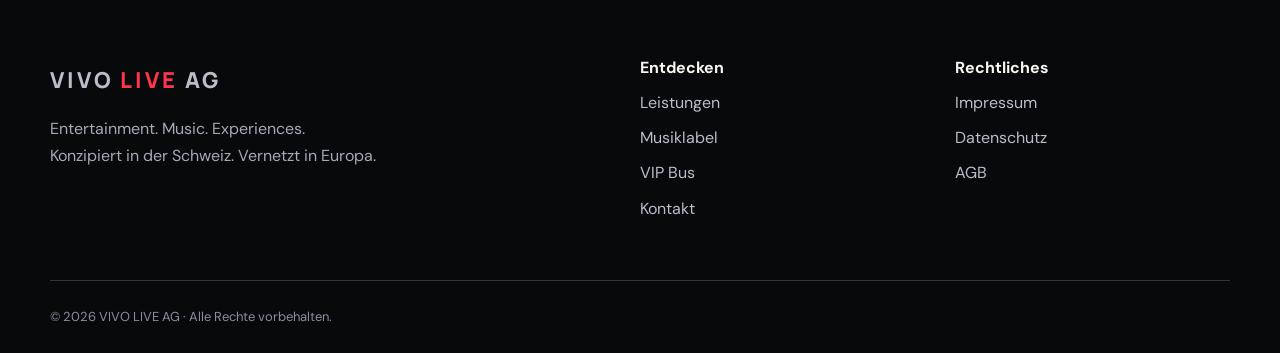
<file: ueber-uns.html>
<!doctype html><html lang="de-CH"><head><meta charset="utf-8"><meta name="viewport" content="width=device-width,initial-scale=1"><meta name="theme-color" content="#0b0d12"><meta name="description" content="Ein Unternehmen mit musikalischen Wurzeln und einer klaren Vision für die Zukunft."><title>Driven by passion. | VIVO LIVE AG</title><link rel="stylesheet" href="style.css"><script src="script.js" defer></script></head><body><header><div class="wrap nav"><a class="logo" href="index.html">VIVO<span> LIVE</span> AG</a><button class="menu" aria-label="Menü öffnen" aria-expanded="false">☰ Menü</button><nav aria-label="Hauptnavigation"><a href="index.html" class="">Startseite</a><a href="leistungen.html" class="">Leistungen</a><a href="scala-entertainment-records.html" class="">Musiklabel</a><a href="vip-bus.html" class="">VIP Bus</a><a href="ueber-uns.html" class="active">Über uns</a><a href="kontakt.html" class="">Kontakt</a></nav></div></header><main><section class="pagehero" style="background-image:linear-gradient(90deg,#09090ced,#09090c65),url(&quot;bilder/team.svg&quot;)"><div class="wrap"><div class="eyebrow">VIVO LIVE AG / Driven by passion.</div><h1>Driven by passion.</h1><p>Ein Unternehmen mit musikalischen Wurzeln und einer klaren Vision für die Zukunft.</p></div></section><section class="section"><div class="wrap split"><div><div class="eyebrow">DIE GESCHICHTE</div><h2>Erfahrung, die bewegt.</h2><p>VIVO LIVE AG ist durch die langjährige Arbeit mit Piero Esteriore und den Esteriore Brothers international gewachsen. Auftritte in zahlreichen Ländern, Showproduktionen und Partnerschaften haben das Fundament gelegt.</p><p>Heute öffnet sich VIVO LIVE AG für neue Künstler, Marken und Kooperationen. Booking-Anfragen für Piero Esteriore werden weiterhin über VIVO LIVE AG betreut. Das Booking der Esteriore Brothers wird seit dem 1. Januar 2026 über die Esteriore GmbH abgewickelt.</p></div><div class="visual" style="background-image:linear-gradient(0deg,#08090bdc,transparent 70%),url(&quot;bilder/team.svg&quot;)"><strong>MORE THAN<br>ENTERTAINMENT.</strong></div></div></section><section class="cta"><div class="wrap"><div class="eyebrow" style="color:#3c3328">LET’S CREATE SOMETHING REMARKABLE</div><h2>Aus einer Idee wird ein Erlebnis.</h2><a class="btn" href="kontakt.html">Jetzt Kontakt aufnehmen ↗</a></div></section></main><footer><div class="wrap"><div class="footgrid"><div><a class="logo" href="index.html">VIVO<span> LIVE</span> AG</a><p>Entertainment. Music. Experiences.<br>Konzipiert in der Schweiz. Vernetzt in Europa.</p></div><div><strong>Entdecken</strong><a href="leistungen.html">Leistungen</a><a href="scala-entertainment-records.html">Musiklabel</a><a href="vip-bus.html">VIP Bus</a><a href="kontakt.html">Kontakt</a></div><div><strong>Rechtliches</strong><a href="impressum.html">Impressum</a><a href="datenschutz.html">Datenschutz</a><a href="agb.html">AGB</a></div></div><div class="bottom">© 2026 VIVO LIVE AG · Alle Rechte vorbehalten.</div></div></footer></body></html>
</file>
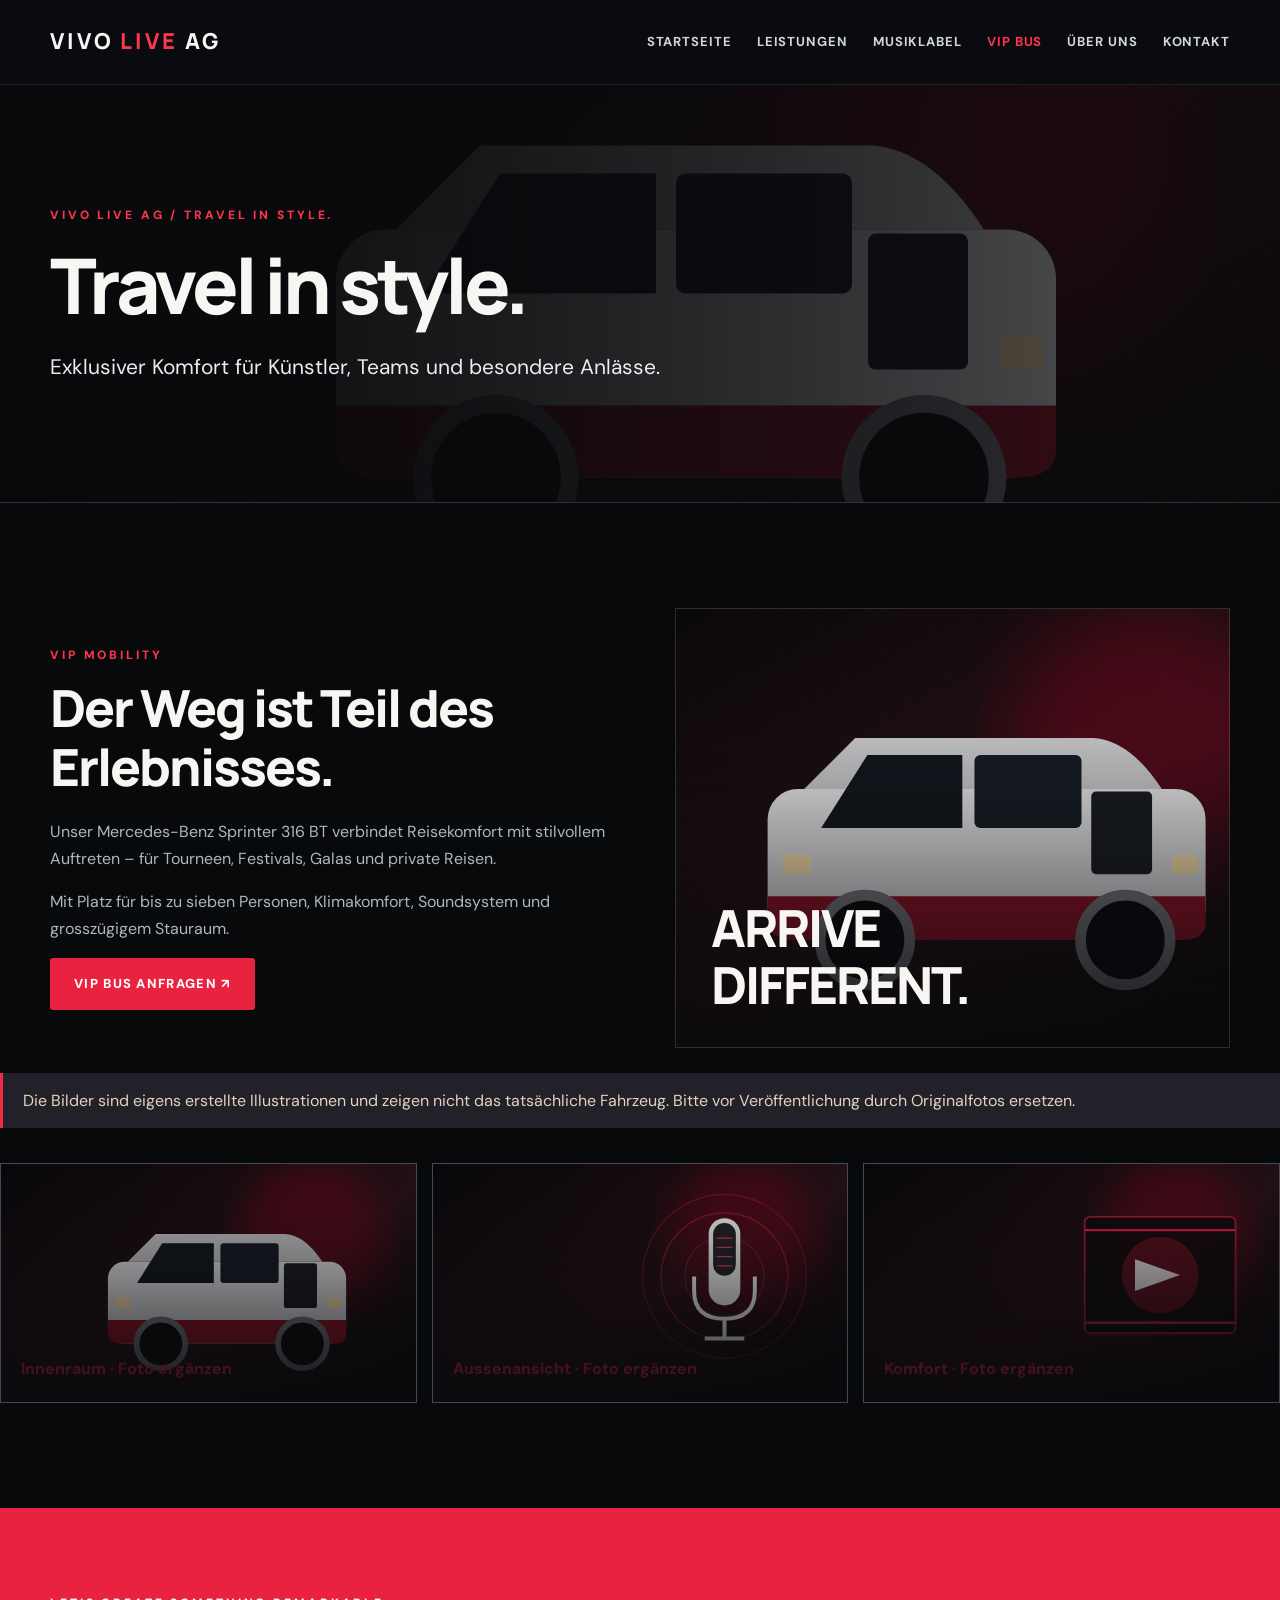
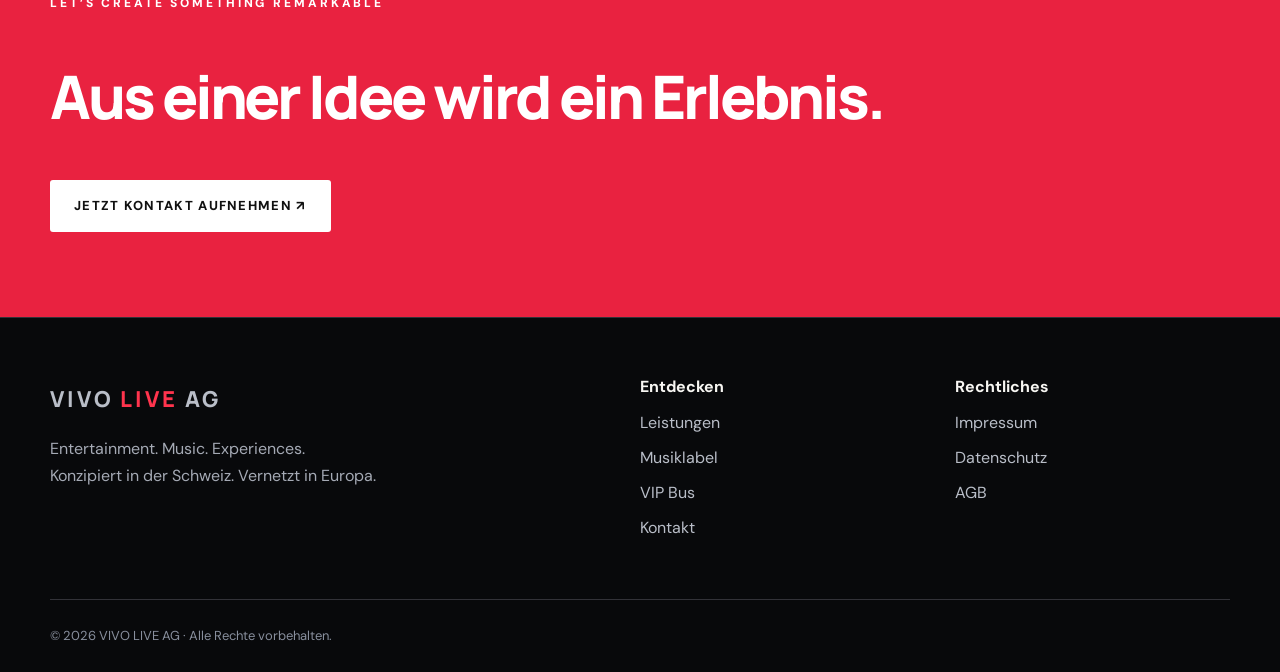
<file: vip-bus.html>
<!doctype html><html lang="de-CH"><head><meta charset="utf-8"><meta name="viewport" content="width=device-width,initial-scale=1"><meta name="theme-color" content="#0b0d12"><meta name="description" content="Exklusiver Komfort für Künstler, Teams und besondere Anlässe."><title>Travel in style. | VIVO LIVE AG</title><link rel="stylesheet" href="style.css"><script src="script.js" defer></script></head><body><header><div class="wrap nav"><a class="logo" href="index.html">VIVO<span> LIVE</span> AG</a><button class="menu" aria-label="Menü öffnen" aria-expanded="false">☰ Menü</button><nav aria-label="Hauptnavigation"><a href="index.html" class="">Startseite</a><a href="leistungen.html" class="">Leistungen</a><a href="scala-entertainment-records.html" class="">Musiklabel</a><a href="vip-bus.html" class="active">VIP Bus</a><a href="ueber-uns.html" class="">Über uns</a><a href="kontakt.html" class="">Kontakt</a></nav></div></header><main><section class="pagehero" style="background-image:linear-gradient(90deg,#09090ced,#09090c65),url(&quot;bilder/bus.svg&quot;)"><div class="wrap"><div class="eyebrow">VIVO LIVE AG / Travel in style.</div><h1>Travel in style.</h1><p>Exklusiver Komfort für Künstler, Teams und besondere Anlässe.</p></div></section><section class="section"><div class="wrap split"><div><div class="eyebrow">VIP MOBILITY</div><h2>Der Weg ist Teil des Erlebnisses.</h2><p>Unser Mercedes-Benz Sprinter 316 BT verbindet Reisekomfort mit stilvollem Auftreten – für Tourneen, Festivals, Galas und private Reisen.</p><p>Mit Platz für bis zu sieben Personen, Klimakomfort, Soundsystem und grosszügigem Stauraum.</p><a class="btn" href="kontakt.html">VIP Bus anfragen ↗</a></div><div class="visual" style="background-image:linear-gradient(0deg,#08090bdc,transparent 70%),url(&quot;bilder/bus.svg&quot;)"><strong>ARRIVE<br>DIFFERENT.</strong></div></div><div class="notice">Die Bilder sind eigens erstellte Illustrationen und zeigen nicht das tatsächliche Fahrzeug. Bitte vor Veröffentlichung durch Originalfotos ersetzen.</div><div class="gallery"><div class="tile">Innenraum · Foto ergänzen</div><div class="tile">Aussenansicht · Foto ergänzen</div><div class="tile">Komfort · Foto ergänzen</div></div></div></section><section class="cta"><div class="wrap"><div class="eyebrow" style="color:#3c3328">LET’S CREATE SOMETHING REMARKABLE</div><h2>Aus einer Idee wird ein Erlebnis.</h2><a class="btn" href="kontakt.html">Jetzt Kontakt aufnehmen ↗</a></div></section></main><footer><div class="wrap"><div class="footgrid"><div><a class="logo" href="index.html">VIVO<span> LIVE</span> AG</a><p>Entertainment. Music. Experiences.<br>Konzipiert in der Schweiz. Vernetzt in Europa.</p></div><div><strong>Entdecken</strong><a href="leistungen.html">Leistungen</a><a href="scala-entertainment-records.html">Musiklabel</a><a href="vip-bus.html">VIP Bus</a><a href="kontakt.html">Kontakt</a></div><div><strong>Rechtliches</strong><a href="impressum.html">Impressum</a><a href="datenschutz.html">Datenschutz</a><a href="agb.html">AGB</a></div></div><div class="bottom">© 2026 VIVO LIVE AG · Alle Rechte vorbehalten.</div></div></footer></body></html>
</file>
<file: style.css>
@import url('https://fonts.googleapis.com/css2?family=DM+Sans:wght@400;500;600;700&family=Manrope:wght@400;500;600;700;800&display=swap');
:root{--bg:#0b0d12;--panel:#151923;--line:#303644;--text:#f7f6f2;--muted:#b0b5c0;--gold:#f22b45;--max:1180px}*{box-sizing:border-box}html{scroll-behavior:smooth}body{margin:0;background:var(--bg);color:var(--text);font-family:'DM Sans',Arial,sans-serif;line-height:1.7}a{color:inherit;text-decoration:none}button,input,textarea,select{font:inherit}a:focus-visible,button:focus-visible,input:focus-visible,textarea:focus-visible,select:focus-visible{outline:2px solid var(--gold);outline-offset:3px}.wrap{width:min(calc(100% - 48px),var(--max));margin:auto}header{position:sticky;top:0;z-index:10;background:#0b0d12eb;backdrop-filter:blur(18px);border-bottom:1px solid #ffffff16}.nav{min-height:84px;display:flex;align-items:center;justify-content:space-between;gap:24px}.logo{font-family:Manrope,sans-serif;font-weight:800;font-size:22px;letter-spacing:.13em;white-space:nowrap}.logo span{color:var(--gold)}nav{display:flex;align-items:center;gap:25px}nav a{font-size:13px;font-weight:700;letter-spacing:.07em;text-transform:uppercase;color:#d3d5dc}nav a:hover,nav a.active{color:var(--gold)}.menu{display:none;background:none;color:white;border:1px solid #555;padding:8px 13px;border-radius:5px}.hero{min-height:670px;display:flex;align-items:center;position:relative;overflow:hidden;background:linear-gradient(90deg,#08090c 4%,#09090cc4 47%,#0a0b0c50 100%),url("bilder/konzert.svg") center/cover no-repeat}.hero:after{content:'';position:absolute;inset:0;background:linear-gradient(90deg,#0b0d12 0%,transparent 85%);pointer-events:none}.hero .wrap{position:relative;z-index:1}.eyebrow{text-transform:uppercase;letter-spacing:.24em;color:var(--gold);font-size:12px;font-weight:800}.hero h1,.pagehero h1{font:800 clamp(48px,7.5vw,104px)/1.04 Manrope,Arial,sans-serif;letter-spacing:-.055em;max-width:930px;margin:20px 0 25px}.hero p,.pagehero p{font-size:clamp(17px,2vw,21px);color:#ececf0;max-width:670px}.btn{display:inline-block;padding:15px 24px;background:var(--gold);color:#101015;font-size:13px;font-weight:800;text-transform:uppercase;letter-spacing:.1em;border:0;border-radius:3px;cursor:pointer}.btn.outline{border:1px solid #7d8190;color:#fff;background:transparent}.actions{display:flex;gap:14px;flex-wrap:wrap;margin-top:34px}.section{padding:105px 0}.section.alt{background:#11151e}.section h2{font:800 clamp(31px,4vw,54px)/1.15 Manrope,sans-serif;letter-spacing:-.04em;margin:12px 0 22px}.lead{color:var(--muted);font-size:18px;max-width:800px}.grid{display:grid;grid-template-columns:repeat(3,1fr);gap:20px;margin-top:42px}.card{background:var(--panel);border:1px solid var(--line);padding:32px;border-radius:6px;min-height:220px}.card h3{font:800 23px/1.25 Manrope,sans-serif;margin:8px 0 12px}.card p,.split p{color:var(--muted)}.num{color:var(--gold);font-size:12px;letter-spacing:.15em;font-weight:800}.split{display:grid;grid-template-columns:1fr 1fr;gap:70px;align-items:center}.visual{min-height:440px;border:1px solid #ffffff25;background:linear-gradient(0deg,#08090bde,transparent 70%),url("bilder/konzert.svg") center/cover no-repeat;display:flex;align-items:end;padding:35px}.visual strong{font:800 clamp(32px,4vw,56px)/1.1 Manrope,sans-serif;letter-spacing:-.04em}.pagehero{padding:120px 0 95px;background:linear-gradient(90deg,#09090ced,#09090c70),url("bilder/konzert.svg") center/cover no-repeat;border-bottom:1px solid var(--line)}.pagehero h1{font-size:clamp(45px,6vw,78px)}.content{max-width:860px}.content h2{font:800 28px Manrope,sans-serif;margin-top:38px}.content p,.content li{color:#c8cbd2}.content ul{padding-left:22px}.cta{padding:85px 0;background:#f22b45;color:#111}.cta h2{font:800 clamp(34px,5vw,60px)/1.12 Manrope,sans-serif;letter-spacing:-.05em}.cta .btn{background:#111;color:white}footer{padding:55px 0 25px;border-top:1px solid var(--line)}.footgrid{display:grid;grid-template-columns:2fr 1fr 1fr;gap:40px}.footgrid a{display:block;color:#b9bec8;margin:8px 0}.footgrid p{color:#a5aab5}.bottom{border-top:1px solid var(--line);padding-top:25px;margin-top:50px;color:#888f9d;font-size:13px}.form{display:grid;grid-template-columns:1fr 1fr;gap:18px;max-width:860px}.field{display:flex;flex-direction:column;gap:7px}.field.full{grid-column:1/-1}label{font-size:13px;font-weight:700;color:#e2e2e6}input,select,textarea{width:100%;background:#191e29;border:1px solid #454c5b;color:white;border-radius:4px;padding:14px}textarea{min-height:160px;resize:vertical}.notice{border-left:3px solid var(--gold);padding:14px 20px;background:#222028;color:#e2d3bc;margin:25px 0}.gallery{display:grid;grid-template-columns:repeat(3,1fr);gap:15px;margin-top:35px}.tile{height:210px;background:linear-gradient(135deg,#363b4c,#161a25);display:flex;align-items:end;padding:20px;color:#f22b45;font-weight:700;border:1px solid #454955}.small{font-size:13px;color:#a5aab5}@media(max-width:800px){.menu{display:block}nav{display:none;position:absolute;top:83px;left:0;right:0;background:#10141c;flex-direction:column;padding:25px;align-items:flex-start}nav.open{display:flex}.grid,.split,.footgrid{grid-template-columns:1fr}.hero{min-height:600px}.section{padding:70px 0}.visual{min-height:300px}.gallery{grid-template-columns:1fr 1fr}.form{grid-template-columns:1fr}.field{grid-column:1/-1}}@media(max-width:480px){.wrap{width:min(calc(100% - 32px),var(--max))}.gallery{grid-template-columns:1fr}.hero h1{font-size:48px}}
/* RED / WHITE / BLACK REBRAND */
:root{--bg:#08090b;--panel:#141419;--line:#323238;--gold:#f22b45}
body{background:#08090b}.logo span,.eyebrow,.num,nav a.active,nav a:hover{color:#ff344d}.btn{background:#e92240;color:#fff}.btn:hover{background:#ff3b53}.cta{background:#e92240;color:white}.cta .eyebrow{color:white!important}.cta .btn{background:white;color:#111}.hero:after{background:linear-gradient(90deg,#08090b70,transparent)}.hero{min-height:720px}.pagehero{min-height:410px;display:flex;align-items:center}.pagehero .wrap{position:relative;z-index:1}.pagehero h1{max-width:850px}.card{transition:transform .2s,border-color .2s}.card:hover{transform:translateY(-5px);border-color:#e92240}.visual{background-position:center;background-size:cover}.tile{background-position:center;background-size:cover;position:relative;min-height:240px}.tile:after{content:"";position:absolute;inset:0;background:linear-gradient(transparent,#08090bdc);z-index:0}.tile{isolation:isolate}.tile span{position:relative;z-index:1}.pagehero:before{content:"";position:absolute;inset:0;background:linear-gradient(90deg,#08090beb,#08090b50)}.pagehero{position:relative}.gallery .tile:nth-child(1){background-image:url("bilder/bus.svg")}.gallery .tile:nth-child(2){background-image:url("bilder/studio.svg")}.gallery .tile:nth-child(3){background-image:url("bilder/event.svg")}
</file>
